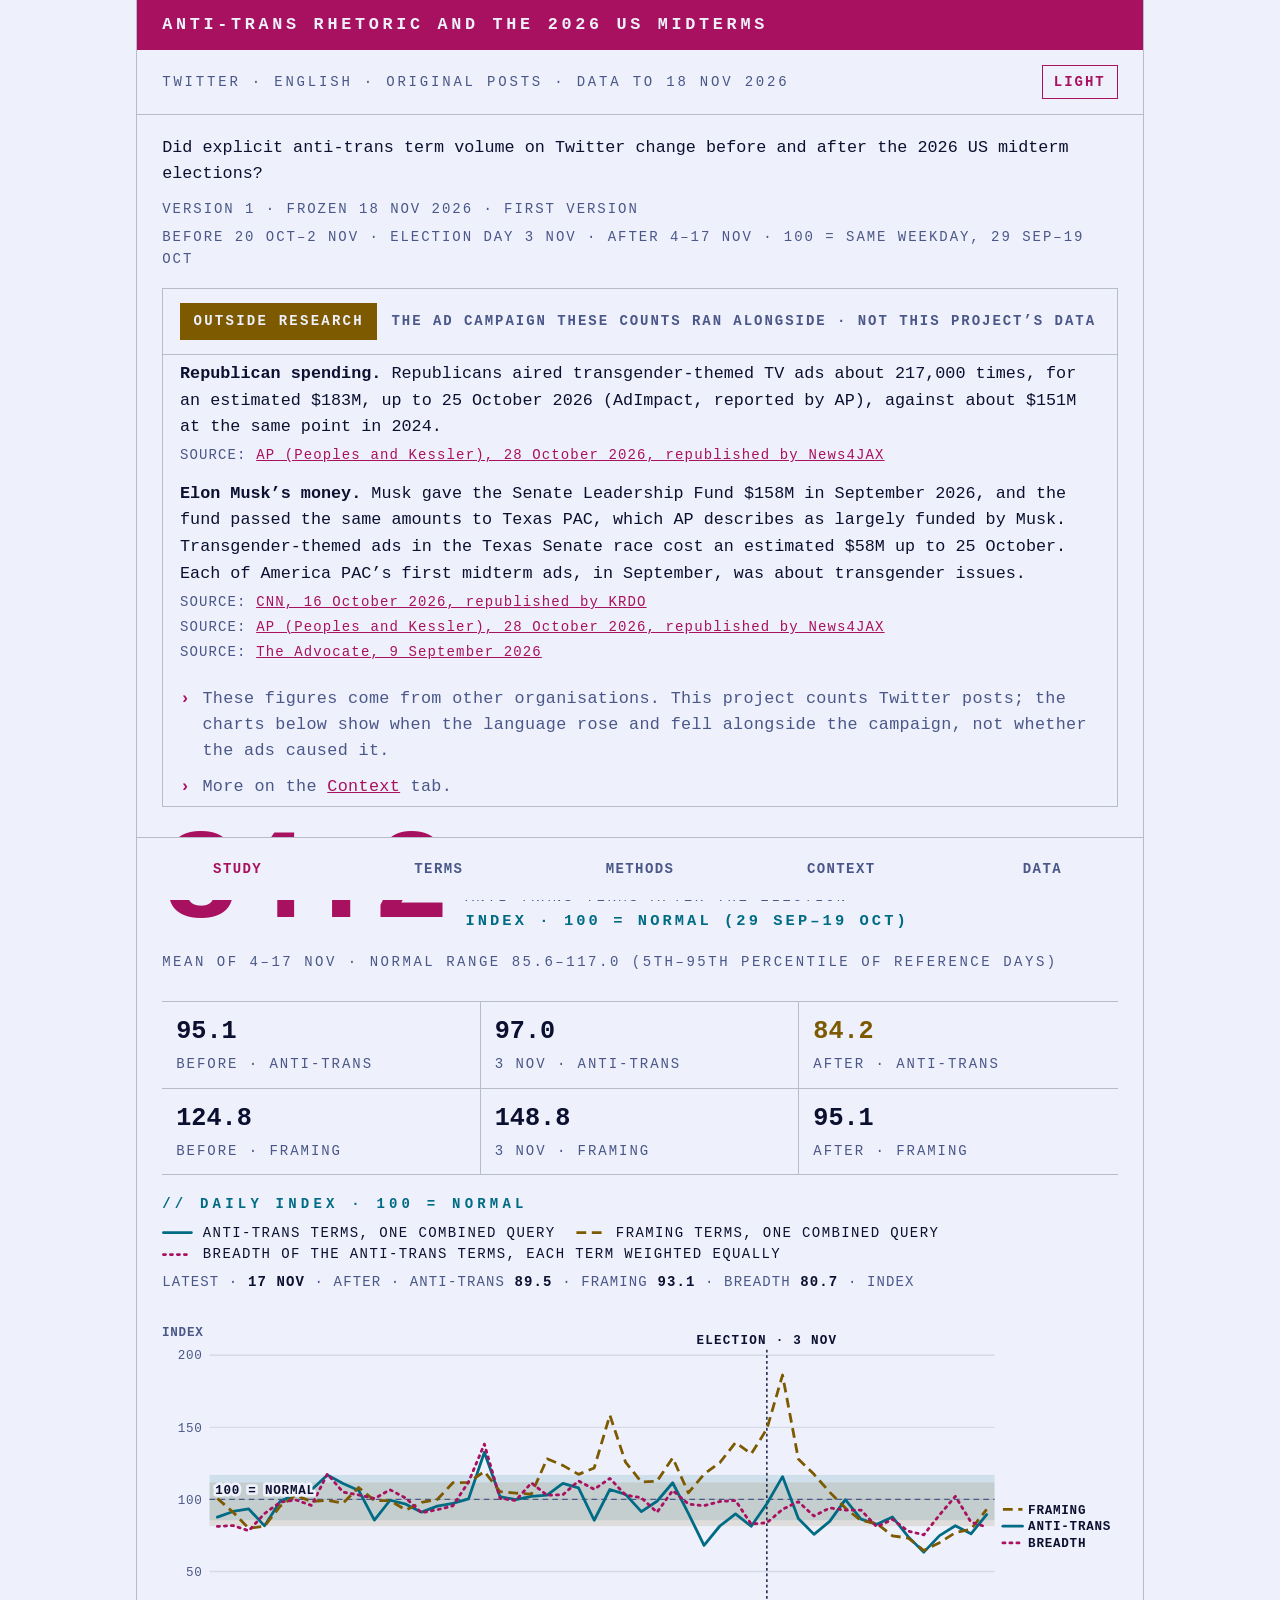
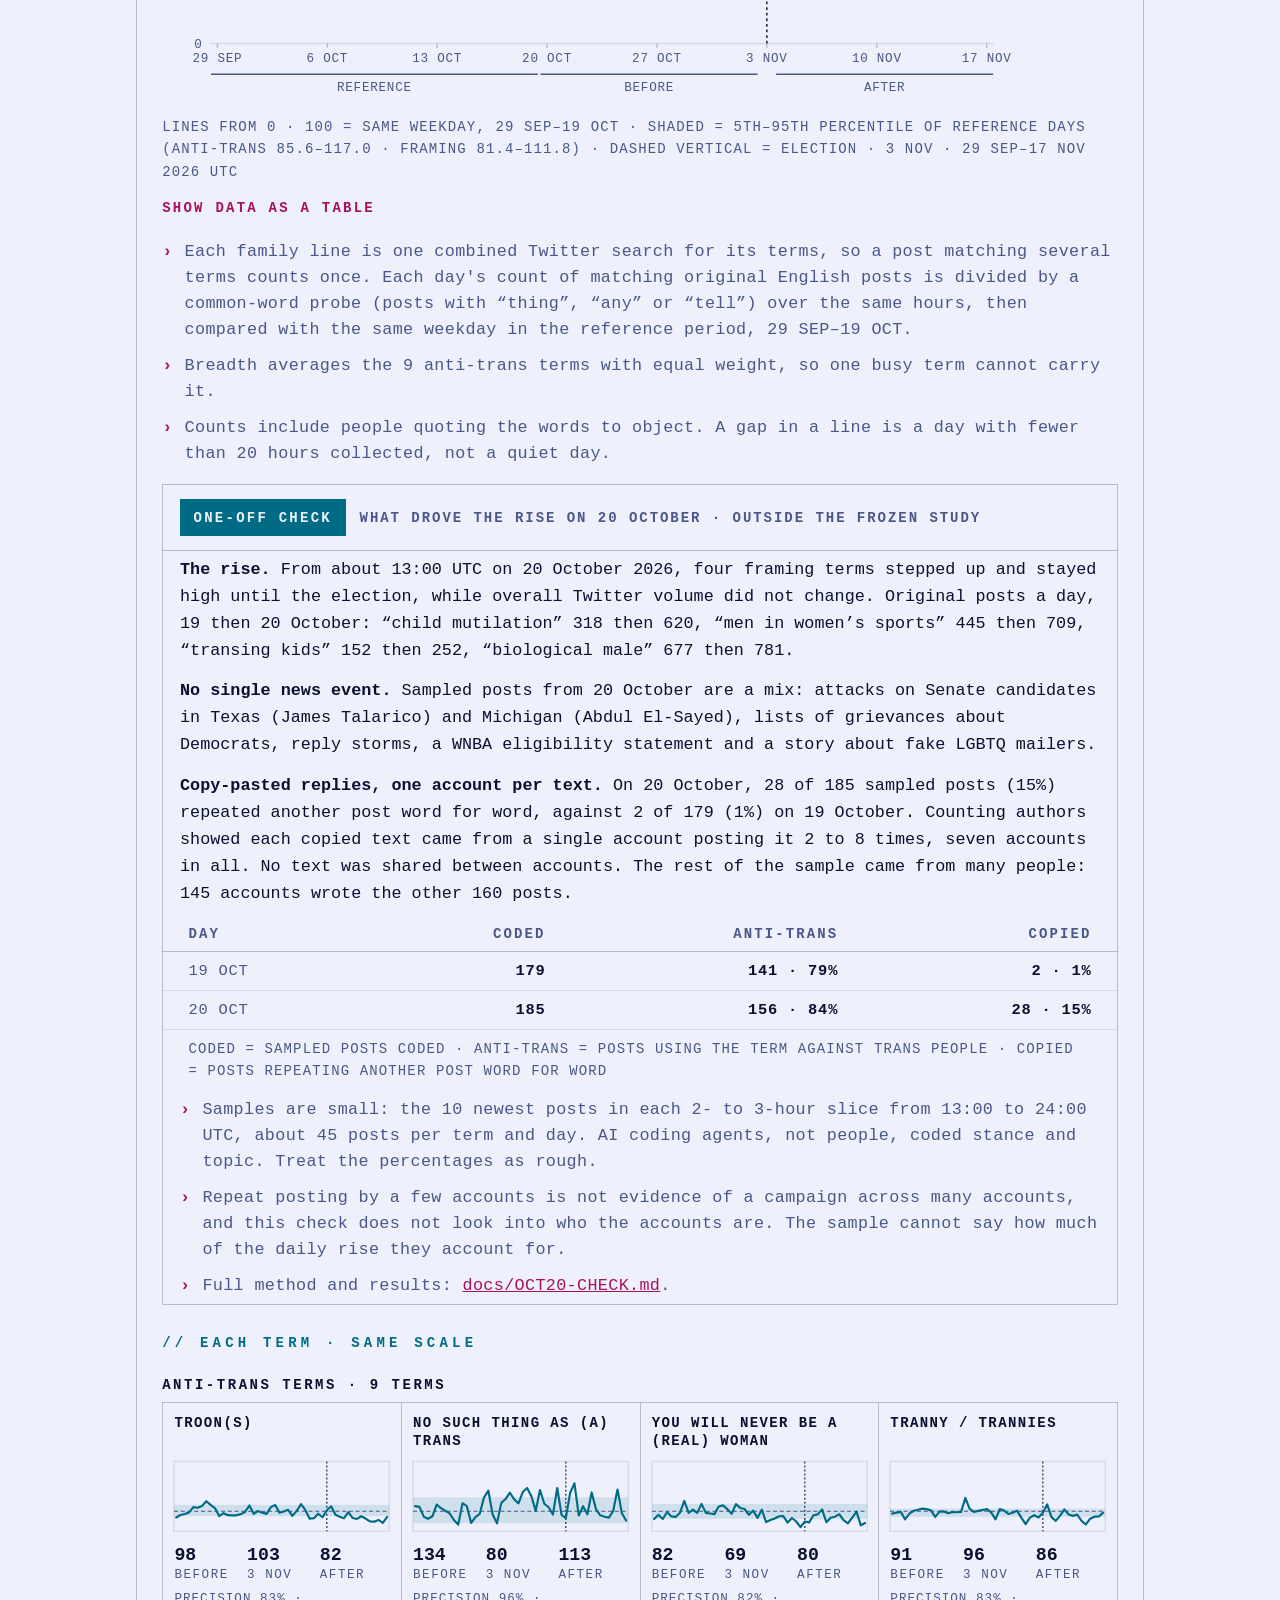
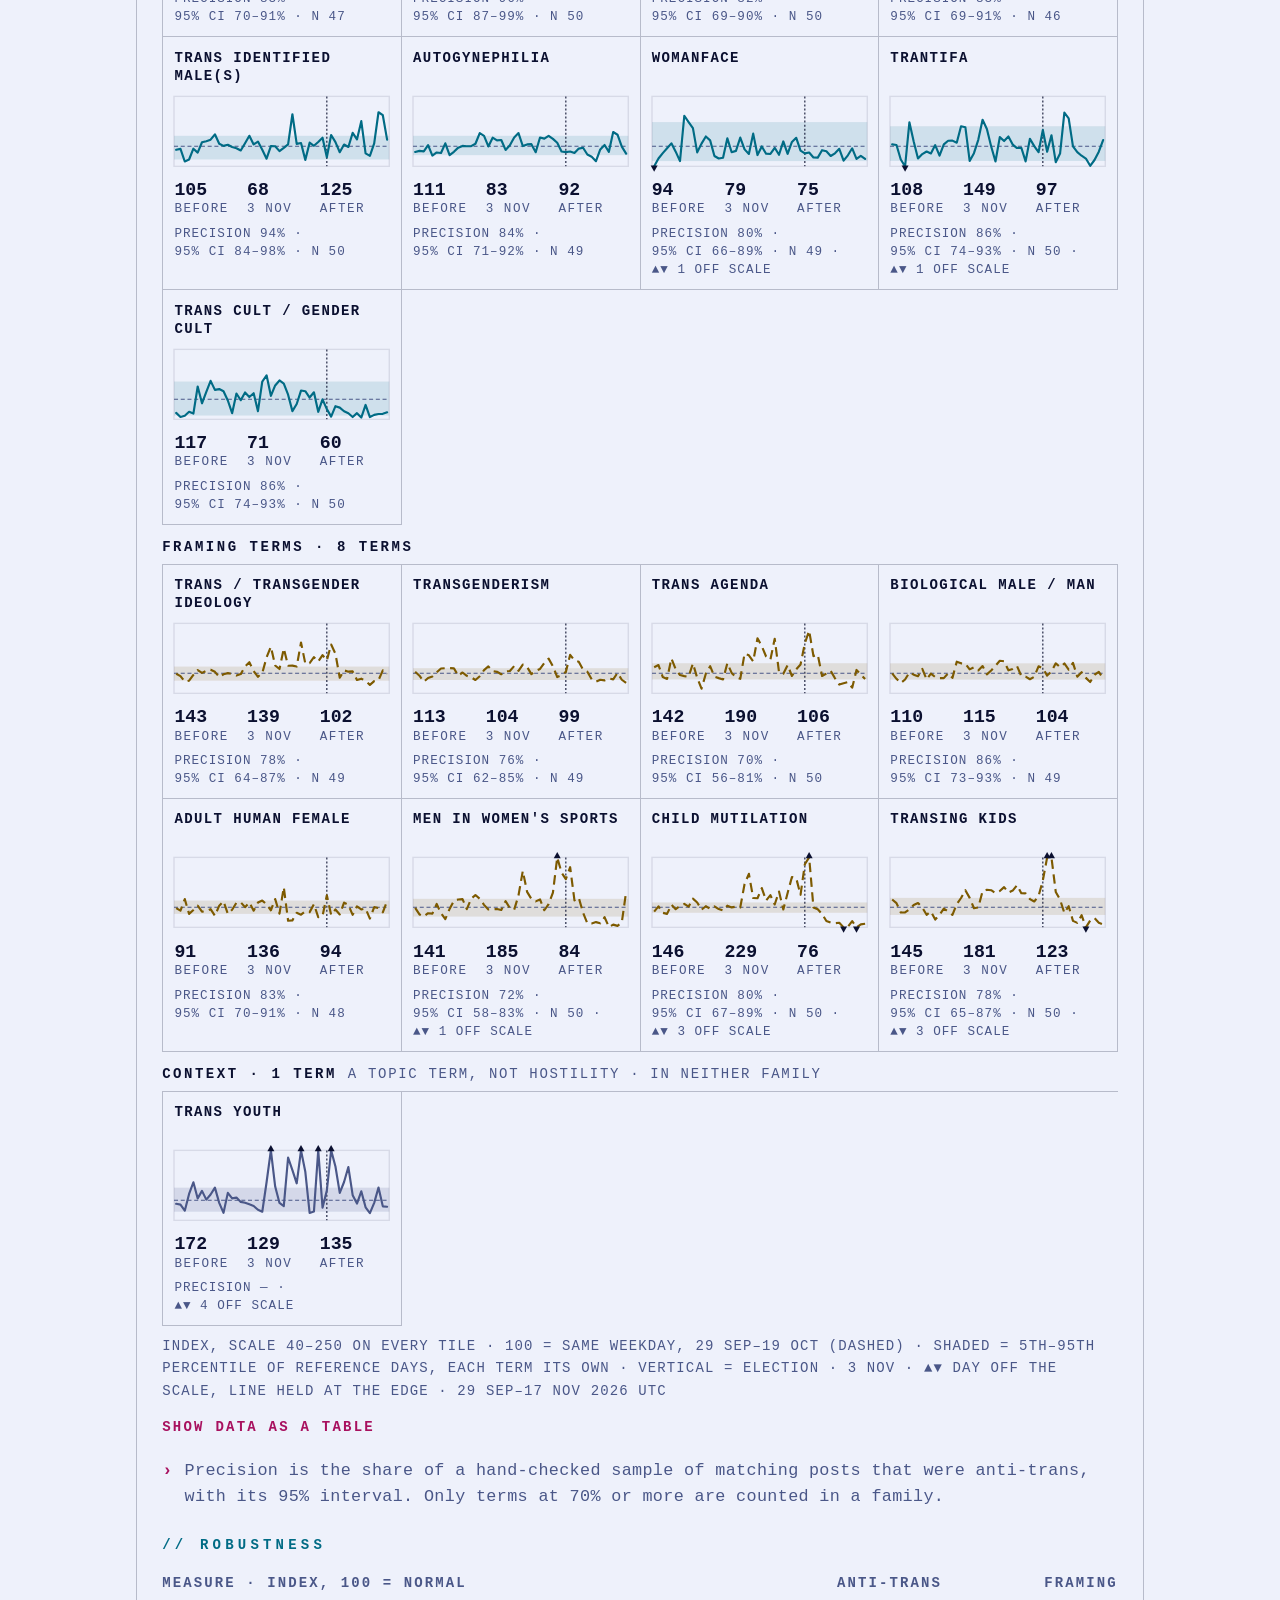
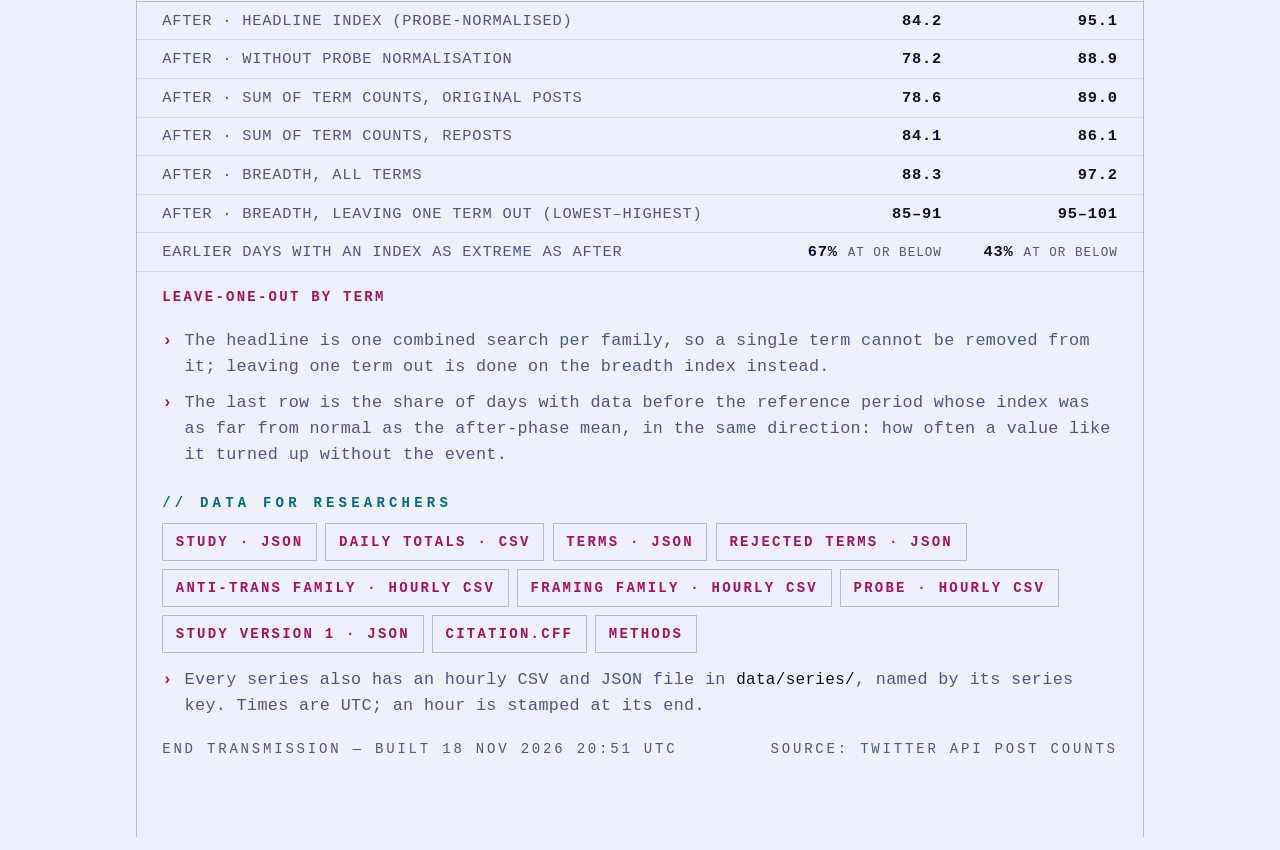
<file: index.html>
<!doctype html>
<html lang="en" data-palette="term-navy" data-mode="dark">
<head>
<meta charset="utf-8">
<script>
  // Light or dark before the first paint: the reader's saved choice, else the system setting.
  (function () {
    var d = document.documentElement, m = null;
    try { m = localStorage.getItem('mode'); } catch (e) { /* storage unavailable */ }
    if (m !== 'light' && m !== 'dark') m = null;
    d.dataset.mode = m || (window.matchMedia && matchMedia('(prefers-color-scheme: light)').matches ? 'light' : 'dark');
  })();
</script>
<link rel="icon" href="data:,">
<meta name="viewport" content="width=device-width, initial-scale=1, viewport-fit=cover">
<title>Anti-trans Rhetoric and the 2026 US Midterms</title>
<meta name="description" content="Explicit anti-trans term volume on Twitter around political events, against its normal level, with the data for download.">
<link rel="stylesheet" href="design/terminal.css">
<link rel="stylesheet" href="app.css">
</head>
<body>
<a class="skip" href="#view">Skip to content</a>
<a class="skip" href="#nav">Skip to sections</a>
<header>
  <div class="band"><h1 id="title" tabindex="-1">ANTI-TRANS RHETORIC AND THE 2026 US MIDTERMS</h1></div>
  <div class="sub"><span id="sub-left">TWITTER · ENGLISH · DATA TO —</span><span class="sub-right"><span id="provisional"></span>
    <button class="toggle" id="mode" type="button" aria-pressed="false">LIGHT</button></span></div>
</header>
<main>
  <section id="boot" class="boot" aria-live="polite">
    <div class="boot-line cmd">❯ monitor --study</div>
    <div class="boot-line" id="boot-step">FETCHING STUDY DATA</div>
  </section>
  <div id="view" tabindex="-1" hidden></div>
</main>
<footer class="end"><span id="end-left">END TRANSMISSION</span><span>SOURCE: TWITTER API POST COUNTS</span></footer>
<nav class="nav" id="nav" tabindex="-1" aria-label="Sections">
  <a href="#study" data-route="study">Study</a><a href="#terms" data-route="terms">Terms</a><a href="#methods" data-route="methods">Methods</a><a href="#context" data-route="context">Context</a><a href="#data" data-route="data">Data</a>
</nav>
<script src="app.js" type="module"></script>
</body>
</html>
</file>
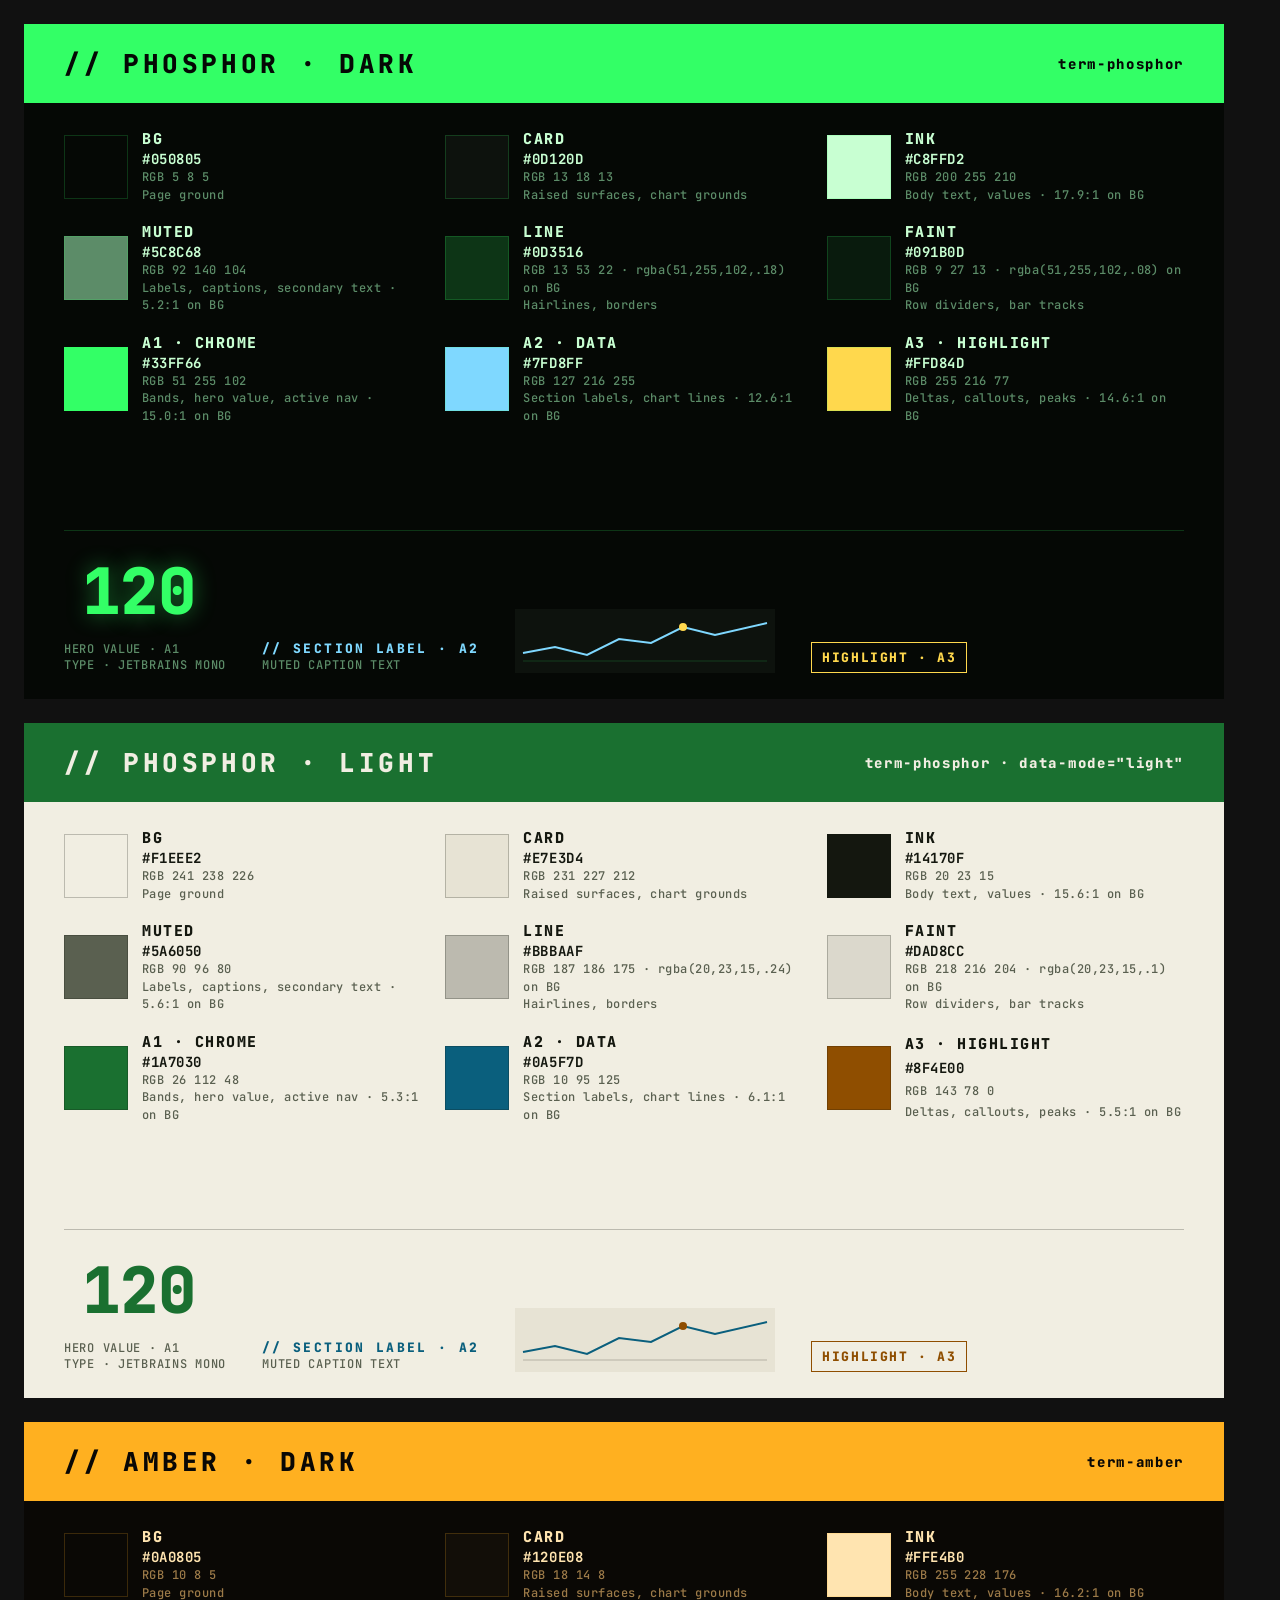
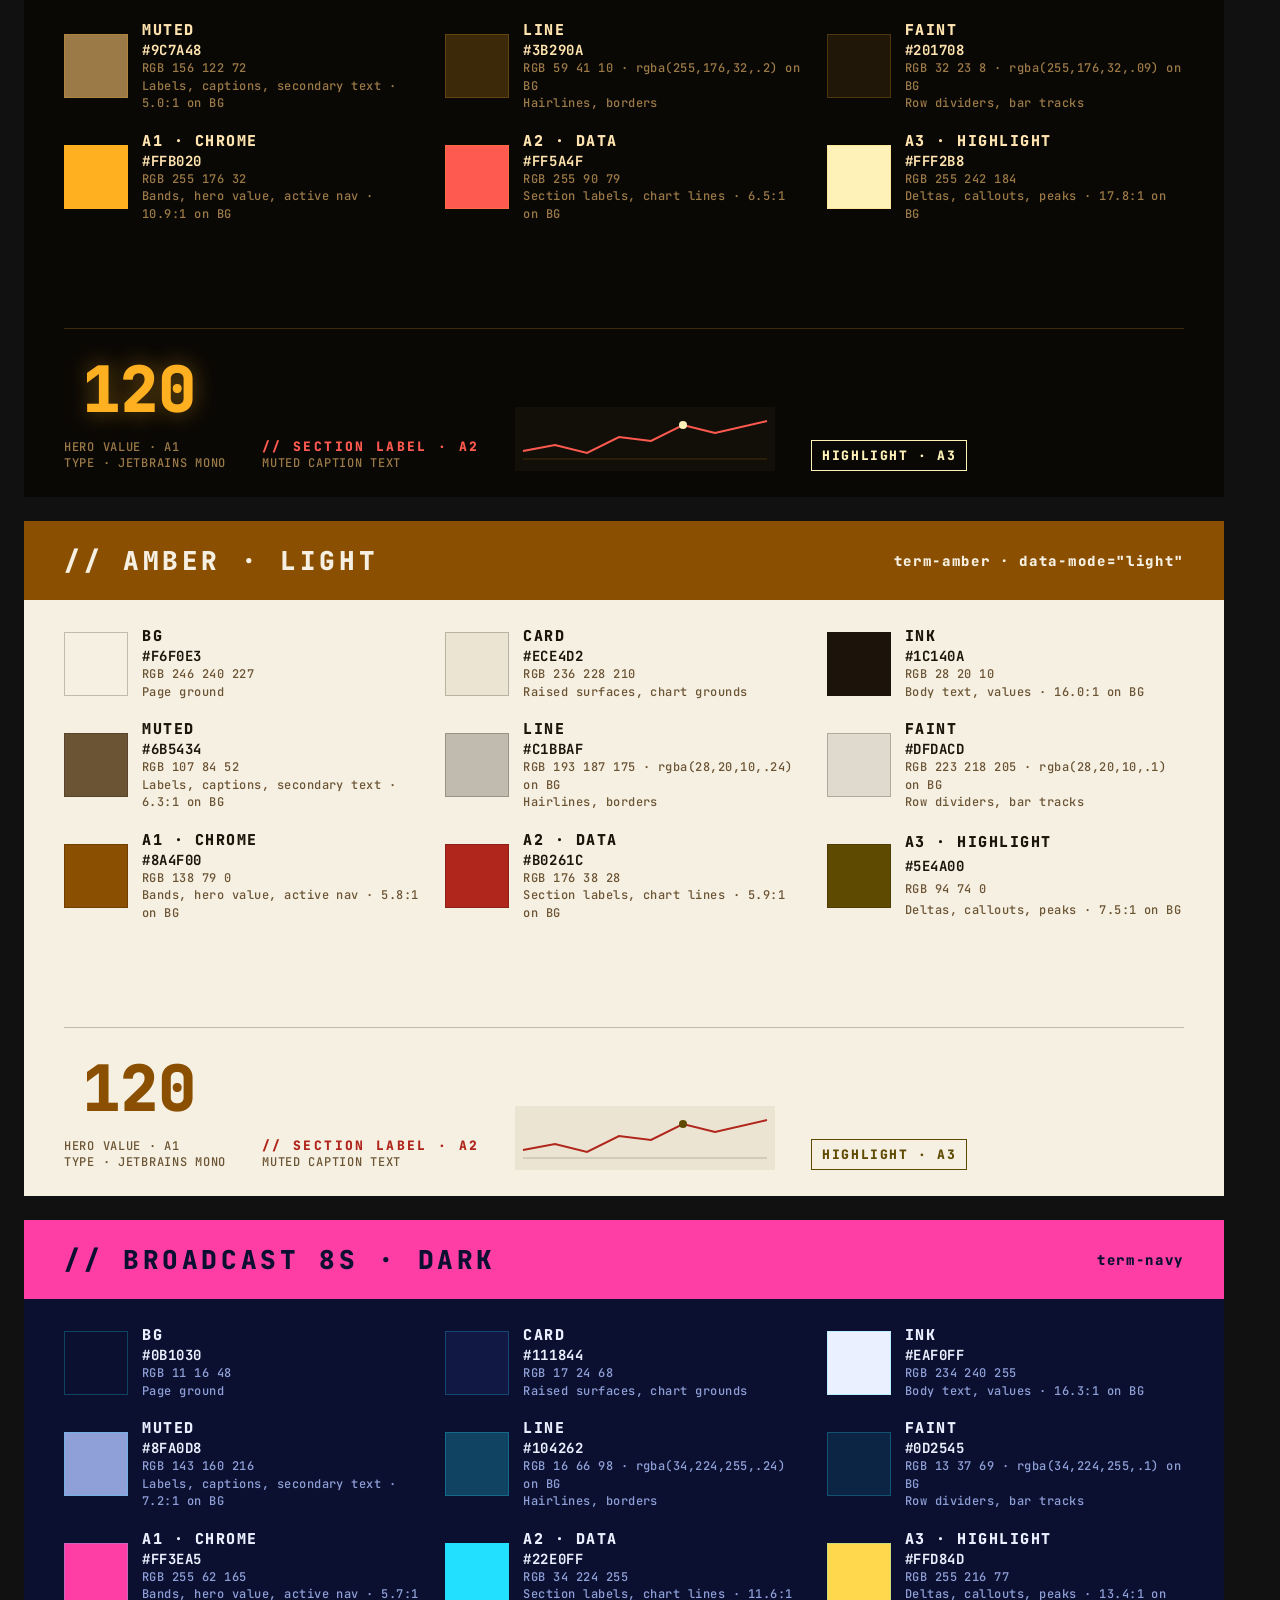
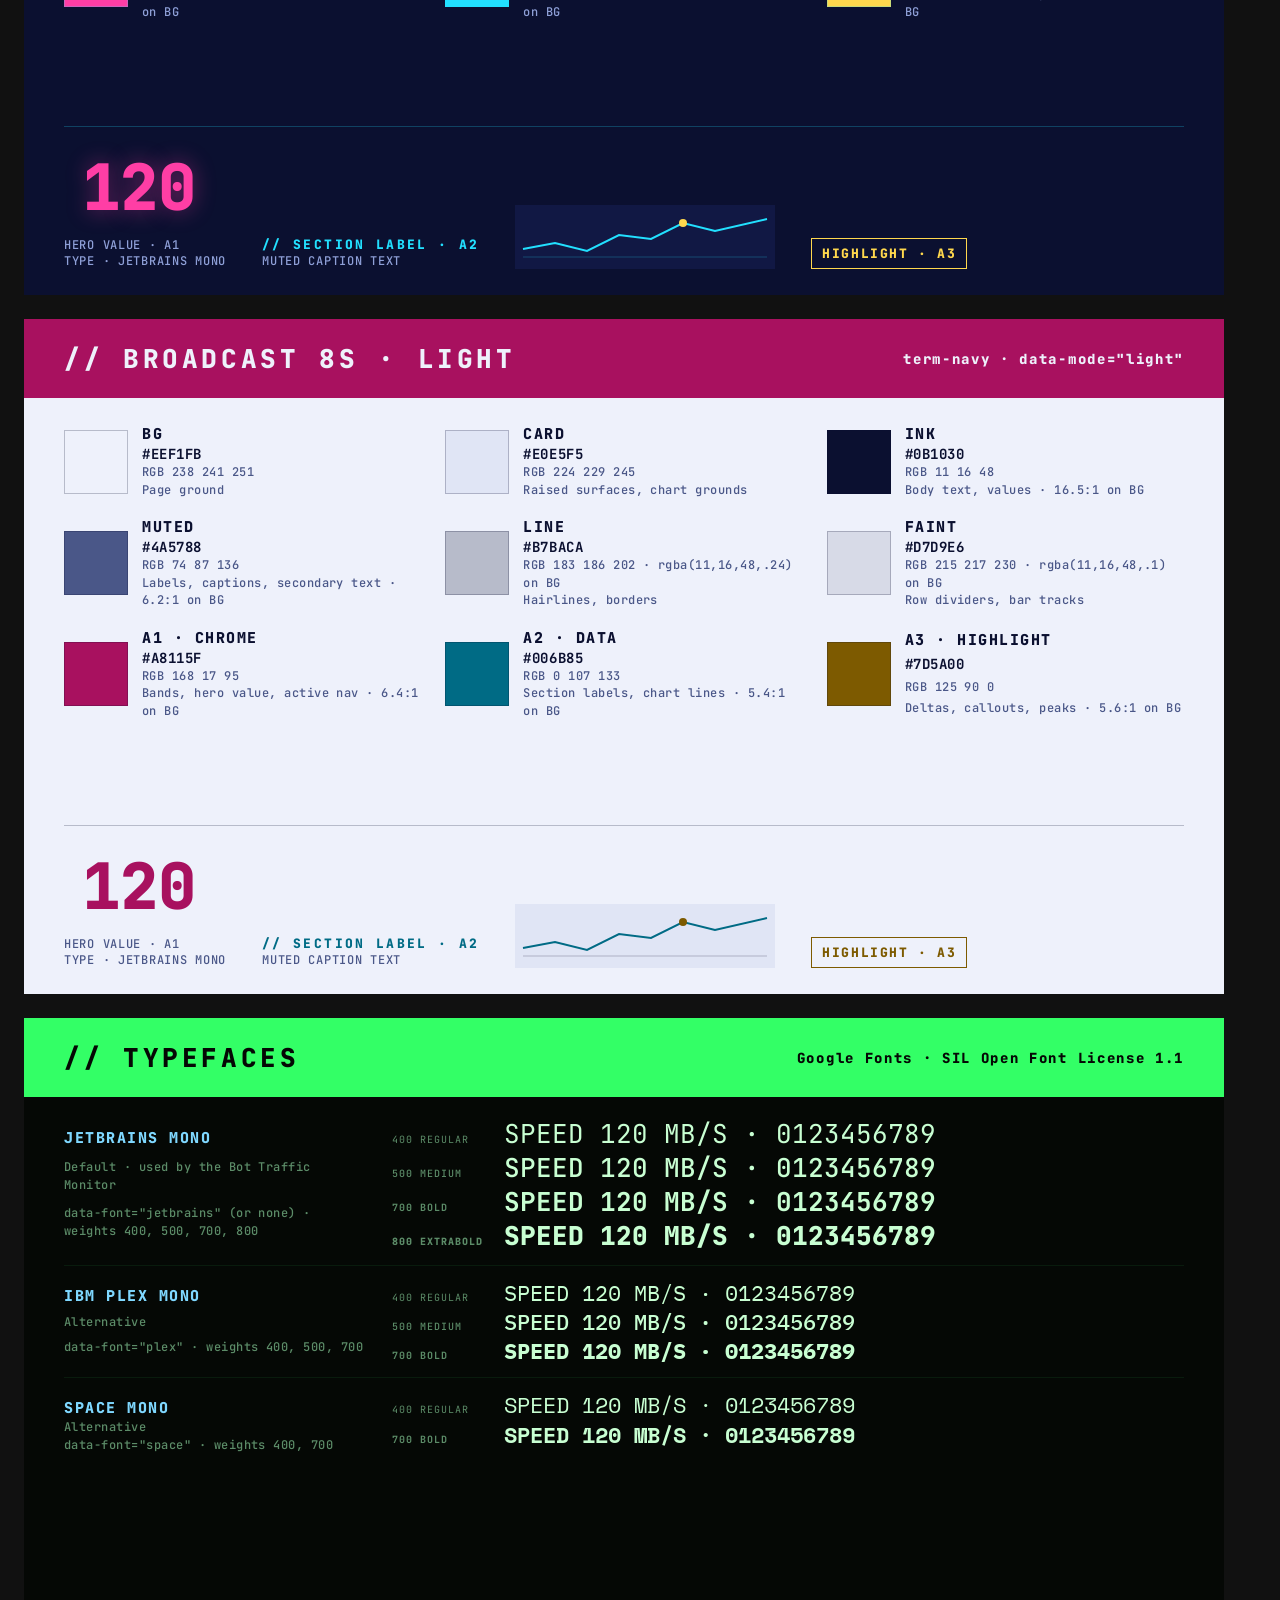
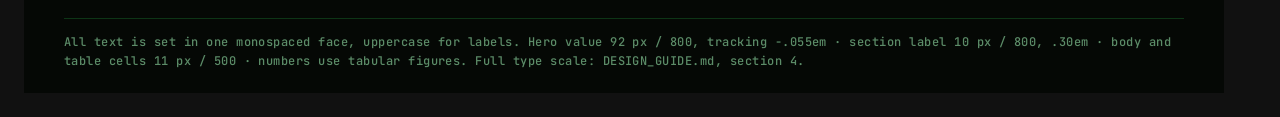
<file: terminal-design-system/palettes.html>
<!doctype html>
<html lang="en" data-palette="term-phosphor">
<head>
<meta charset="utf-8">
<meta name="viewport" content="width=device-width, initial-scale=1">
<title>Terminal palettes</title>
<!-- Palette reference sheets, drawn from terminal.css so they never drift from it.
     ?palette=term-amber&mode=light shows one sheet; ?sheet=type shows the typeface sheet;
     no parameters shows all of them.
     The PNGs in palettes/ are screenshots of this page (see README.md). -->
<link rel="stylesheet" href="https://fonts.googleapis.com/css2?family=JetBrains+Mono:wght@400;500;700;800&family=IBM+Plex+Mono:wght@400;500;700&family=Space+Mono:wght@400;700&display=swap">
<link rel="stylesheet" href="terminal.css">
<style>
  body { margin: 0; background: #111; font-family: var(--font); }
  .sheets { display: flex; flex-wrap: wrap; gap: 24px; padding: 24px; }
  .sheet { width: 1200px; height: 675px; box-sizing: border-box; background: var(--term-bg); color: var(--term-ink); display: flex; flex-direction: column; }
  .sheet-band { background: var(--a1); color: var(--term-bg); padding: 22px 40px; font-size: 26px; font-weight: 800; letter-spacing: .14em; display: flex; justify-content: space-between; }
  .sheet-band small { font-size: 14px; letter-spacing: .12em; align-self: center; }
  .sheet-body { padding: 26px 40px 0; display: grid; grid-template-columns: repeat(3, 1fr); gap: 18px 24px; }
  .sw { display: grid; grid-template-columns: 64px 1fr; gap: 0 14px; align-items: center; }
  .chip-c { width: 64px; height: 64px; border: 1px solid var(--term-line); grid-row: span 4; }
  .sw b { font-size: 15px; font-weight: 800; letter-spacing: .1em; }
  .sw span { font-size: 12px; color: var(--term-muted); letter-spacing: .04em; line-height: 1.45; }
  .sw .hex { color: var(--term-ink); font-size: 14px; font-weight: 700; }
  .sample { margin: auto 40px 0; padding: 18px 0 26px; border-top: 1px solid var(--term-line); display: flex; gap: 36px; align-items: flex-end; }
  .sample .hero { font-size: 64px; font-weight: 800; color: var(--a1); line-height: 1; text-shadow: var(--glow-hero); }
  .sample .lbl { font-size: 13px; letter-spacing: .18em; font-weight: 800; color: var(--a2); }
  .sample .hl { font-size: 13px; letter-spacing: .12em; font-weight: 800; color: var(--a3); border: 1px solid var(--a3); padding: 6px 10px; }
  .sample .mut { font-size: 12px; color: var(--term-muted); letter-spacing: .06em; }
  .sample svg { width: 260px; height: 64px; background: var(--term-card); }
  .type-body { padding: 22px 40px 0; display: flex; flex-direction: column; gap: 14px; }
  .face { display: grid; grid-template-columns: 300px 1fr; gap: 0 28px; align-items: baseline; padding-bottom: 14px; border-bottom: 1px solid var(--term-faint); }
  .face:last-child { border-bottom: 0; }
  .face b { font-family: var(--font); font-size: 15px; font-weight: 800; letter-spacing: .1em; color: var(--a2); }
  .face .meta { grid-column: 1; font-family: var(--font); font-size: 12px; color: var(--term-muted); letter-spacing: .04em; line-height: 1.5; }
  .face .spec { grid-column: 2; grid-row: 1 / span 3; display: flex; flex-direction: column; gap: 4px; color: var(--term-ink); }
  .face .spec span { display: grid; grid-template-columns: 112px 1fr; align-items: baseline; font-size: 22px; line-height: 1.15; }
  .face .spec small { font-family: 'JetBrains Mono', monospace; font-size: 10px; color: var(--term-muted); letter-spacing: .1em; margin-right: 10px; }
  .face.main .spec span { font-size: 26px; }
  .type-note { margin: auto 40px 0; padding: 14px 0 22px; border-top: 1px solid var(--term-line); font-size: 12px; color: var(--term-muted); letter-spacing: .04em; line-height: 1.6; }
</style>
</head>
<body>
<div class="sheets" id="sheets"></div>
<script>
  const PALETTES = { 'term-phosphor': 'PHOSPHOR', 'term-amber': 'AMBER', 'term-navy': 'BROADCAST 8S' };
  const TOKENS = [
    ['--term-bg', 'BG', 'Page ground'], ['--term-card', 'CARD', 'Raised surfaces, chart grounds'], ['--term-ink', 'INK', 'Body text, values'],
    ['--term-muted', 'MUTED', 'Labels, captions, secondary text'], ['--term-line', 'LINE', 'Hairlines, borders'], ['--term-faint', 'FAINT', 'Row dividers, bar tracks'],
    ['--a1', 'A1 · CHROME', 'Bands, hero value, active nav'], ['--a2', 'A2 · DATA', 'Section labels, chart lines'], ['--a3', 'A3 · HIGHLIGHT', 'Deltas, callouts, peaks'],
  ];
  const TEXT = new Set(['--term-ink', '--term-muted', '--a1', '--a2', '--a3']);

  // Resolve any CSS colour (hex or rgba) to RGBA numbers via a canvas.
  const ctx = document.createElement('canvas').getContext('2d');
  const rgba = (c) => {
    ctx.clearRect(0, 0, 1, 1); ctx.fillStyle = '#000'; ctx.fillStyle = c; ctx.fillRect(0, 0, 1, 1);
    const [r, g, b, a] = ctx.getImageData(0, 0, 1, 1).data; return [r, g, b, a / 255];
  };
  const over = ([r, g, b, a], [R, G, B]) => [r * a + R * (1 - a), g * a + G * (1 - a), b * a + B * (1 - a)].map(Math.round);
  const hex = (c) => '#' + c.slice(0, 3).map((v) => v.toString(16).padStart(2, '0')).join('');
  const lum = (c) => { const f = (v) => { v /= 255; return v <= 0.03928 ? v / 12.92 : ((v + 0.055) / 1.055) ** 2.4; }; return 0.2126 * f(c[0]) + 0.7152 * f(c[1]) + 0.0722 * f(c[2]); };
  const contrast = (a, b) => { const [x, y] = [lum(a), lum(b)].sort((m, n) => n - m); return (x + 0.05) / (y + 0.05); };

  function sheet(palette, mode) {
    // Each sheet reads the tokens with its own palette and mode set on <html>.
    const root = document.documentElement;
    root.dataset.palette = palette;
    if (mode === 'light') root.dataset.mode = 'light'; else delete root.dataset.mode;
    const cs = getComputedStyle(root);
    const val = (t) => cs.getPropertyValue(t).trim();
    const bg = rgba(val('--term-bg'));
    const vars = TOKENS.map(([t]) => `${t}:${val(t)}`).concat(['--glow-hero', '--font'].map((t) => `${t}:${val(t)}`)).join(';');
    const swatches = TOKENS.map(([t, name, role]) => {
      const raw = val(t), c = rgba(raw), solid = over(c, bg);
      const translucent = c[3] < 1;
      const lines = [
        `<span class="hex">${hex(solid).toUpperCase()}</span>`,
        `<span>RGB ${solid.join(' ')}${translucent ? ` · ${raw.replace(/\s/g, '')} on BG` : ''}</span>`,
        `<span>${role}${TEXT.has(t) ? ` · ${contrast(solid, bg).toFixed(1)}:1 on BG` : ''}</span>`,
      ];
      return `<div class="sw"><div class="chip-c" style="background:${raw}"></div><b>${name}</b>${lines.join('')}</div>`;
    }).join('');
    return `<section class="sheet" style="${vars}" data-sheet="${palette}-${mode}">
      <div class="sheet-band">// ${PALETTES[palette]} · ${mode.toUpperCase()}<small>${palette}${mode === 'light' ? ' · data-mode="light"' : ''}</small></div>
      <div class="sheet-body">${swatches}</div>
      <div class="sample">
        <div><div class="hero">120</div><div class="mut">HERO VALUE · A1</div><div class="mut">TYPE · JETBRAINS MONO</div></div>
        <div><div class="lbl">// SECTION LABEL · A2</div><div class="mut">MUTED CAPTION TEXT</div></div>
        <svg viewBox="0 0 260 64" aria-hidden="true"><path d="M8 44 L40 38 L72 46 L104 30 L136 34 L168 18 L200 26 L252 14" fill="none" stroke="var(--a2)" stroke-width="2"/>
          <line x1="8" x2="252" y1="52" y2="52" stroke="var(--term-line)"/><circle cx="168" cy="18" r="4" fill="var(--a3)"/></svg>
        <div class="hl">HIGHLIGHT · A3</div>
      </div></section>`;
  }

  // The three typefaces terminal.css offers (data-font), drawn on the phosphor palette.
  const FACES = [
    ['jetbrains', 'JetBrains Mono', 'Default · used by the Bot Traffic Monitor', [400, 500, 700, 800]],
    ['plex', 'IBM Plex Mono', 'Alternative', [400, 500, 700]],
    ['space', 'Space Mono', 'Alternative', [400, 700]],
  ];
  const WEIGHT = { 400: 'REGULAR', 500: 'MEDIUM', 700: 'BOLD', 800: 'EXTRABOLD' };
  function typeSheet() {
    const faces = FACES.map(([attr, name, role, weights], i) => {
      const stack = `'${name}', ui-monospace, Menlo, monospace`;
      const spec = weights.map((w) => `<span style="font-family:${stack};font-weight:${w}">`
        + `<small>${w} ${WEIGHT[w]}</small>SPEED 120 MB/S · 0123456789</span>`).join('');
      return `<div class="face${i === 0 ? ' main' : ''}"><b>${name.toUpperCase()}</b>`
        + `<div class="meta">${role}</div><div class="meta">data-font="${attr}"${i === 0 ? ' (or none)' : ''} · weights ${weights.join(', ')}</div>`
        + `<div class="spec">${spec}</div></div>`;
    }).join('');
    return `<section class="sheet" data-sheet="type">
      <div class="sheet-band">// TYPEFACES<small>Google Fonts · SIL Open Font License 1.1</small></div>
      <div class="type-body">${faces}</div>
      <div class="type-note">All text is set in one monospaced face, uppercase for labels. Hero value 92 px / 800, tracking −.055em ·
        section label 10 px / 800, .30em · body and table cells 11 px / 500 · numbers use tabular figures.
        Full type scale: DESIGN_GUIDE.md, section 4.</div></section>`;
  }

  // Only known palettes and modes are drawn: the values go into markup, so anything else
  // in the address is ignored rather than rendered.
  const q = new URLSearchParams(location.search);
  const pick = q.get('palette'), mode = q.get('mode') === 'light' ? 'light' : 'dark';
  const onlyType = q.get('sheet') === 'type';
  const want = onlyType ? [] : Object.hasOwn(PALETTES, pick) ? [[pick, mode]]
    : Object.keys(PALETTES).flatMap((p) => [[p, 'dark'], [p, 'light']]);
  const withType = onlyType || !Object.hasOwn(PALETTES, pick);
  document.getElementById('sheets').innerHTML = want.map(([p, m]) => sheet(p, m)).join('') + (withType ? typeSheet() : '');
  // The page itself goes back to neutral; each sheet carries its own tokens inline.
  document.documentElement.dataset.palette = 'term-phosphor'; delete document.documentElement.dataset.mode;
</script>
</body>
</html>
</file>
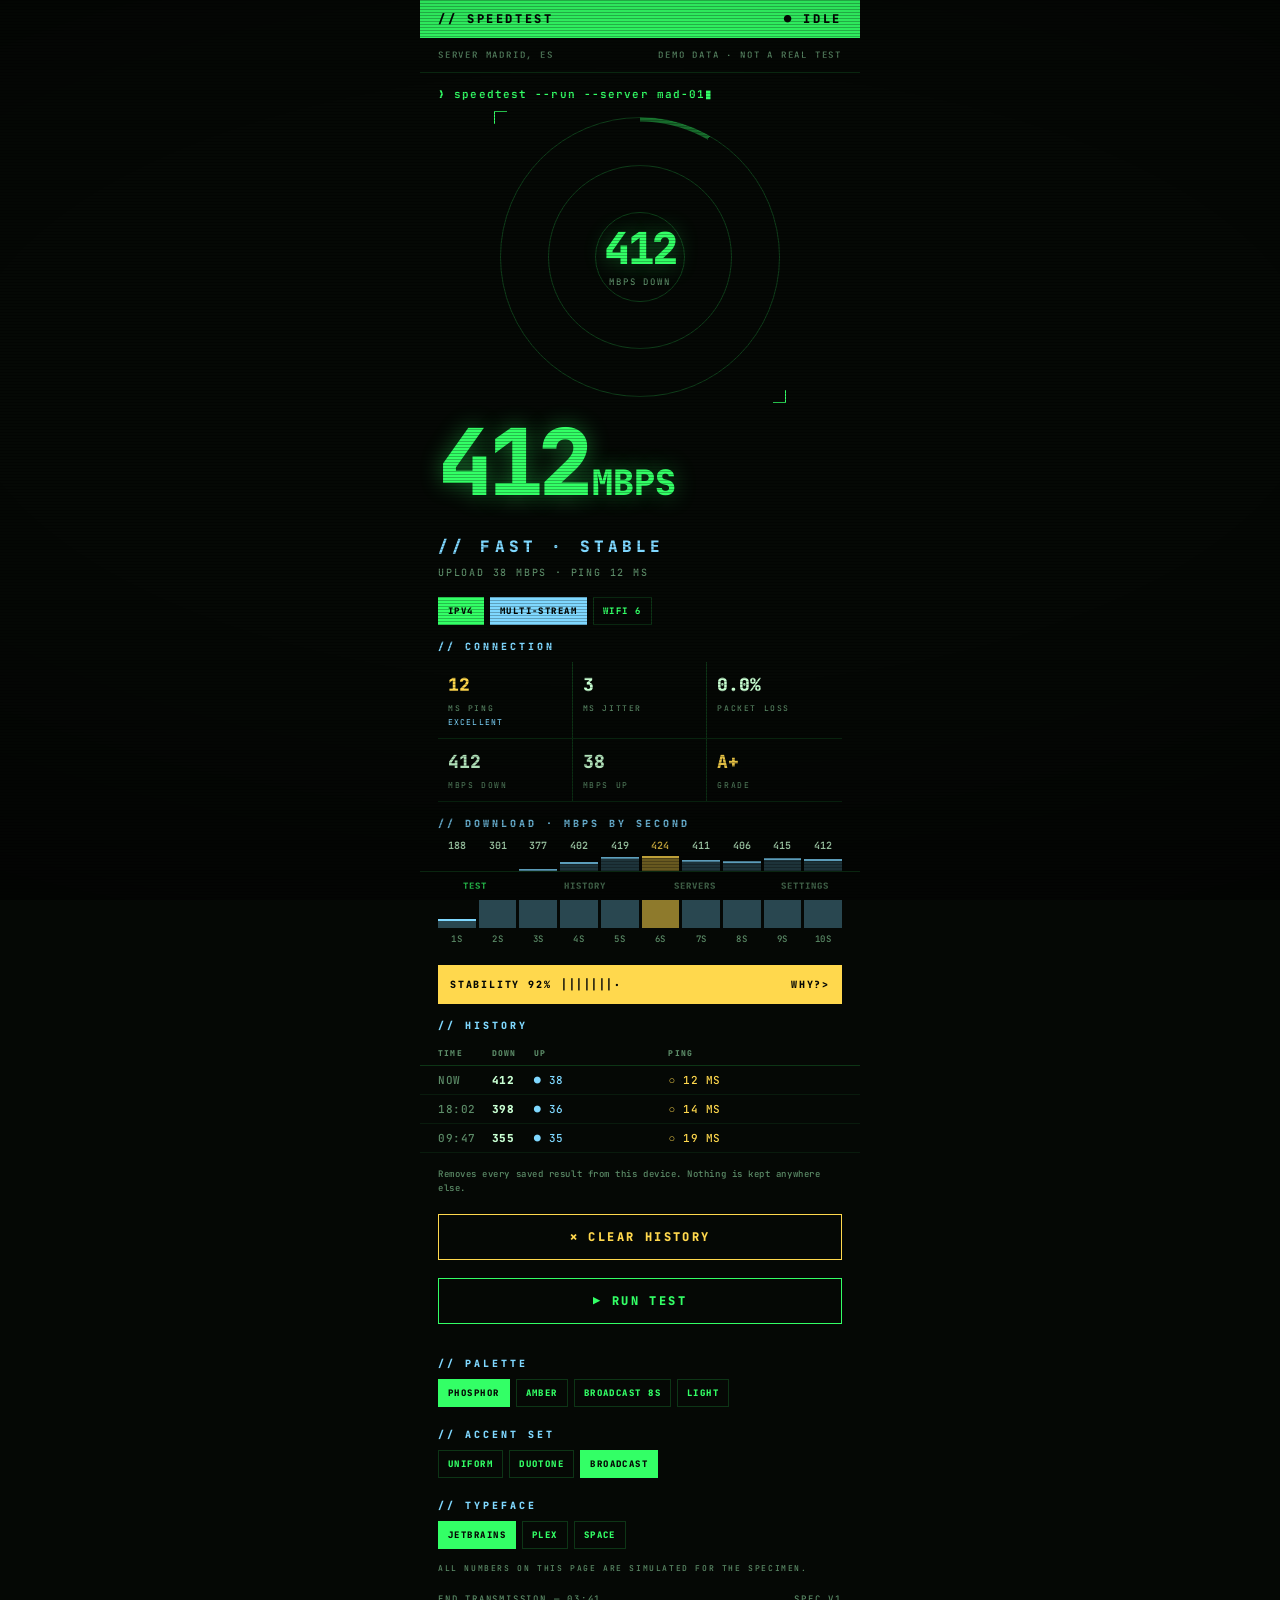
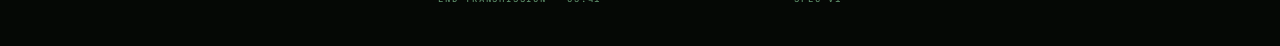
<file: terminal-design-system/specimen.html>
<!doctype html>
<html lang="en" data-palette="term-phosphor">
<head>
<meta charset="utf-8">
<meta name="viewport" content="width=device-width, initial-scale=1, viewport-fit=cover">
<title>Terminal Speed Test — Specimen</title>
<link rel="stylesheet" href="https://fonts.googleapis.com/css2?family=JetBrains+Mono:wght@400;500;700;800&family=IBM+Plex+Mono:wght@400;500;700&family=Space+Mono:wght@400;700&display=swap">
<link rel="stylesheet" href="terminal.css">
<style>
  /* Specimen-only layout: a phone-width column and the axis switchers. */
  body { max-width: 440px; margin: 0 auto; min-height: 100vh; display: flex; flex-direction: column; }
  main { flex: 1; }
  .switch { display: flex; flex-wrap: wrap; gap: 6px; padding: 0 var(--gutter) 6px; }
  .switch button.chip:not([aria-pressed="true"]) { background: transparent; color: var(--a1); border-color: var(--term-line); }
  .demo-note { padding: 0 var(--gutter); color: var(--term-muted); font-size: 8px; letter-spacing: .2em; }
  .scope-readout { color: var(--a1); font-size: 44px; font-weight: 800; letter-spacing: -.04em; text-shadow: var(--glow-hero); line-height: 1; }
  .scope-unit { color: var(--term-muted); font-size: 9px; letter-spacing: .2em; margin-top: 6px; }
  [hidden] { display: none !important; }
</style>
</head>
<body>
<main>
  <div class="band"><span>// SPEEDTEST</span><span id="state">● IDLE</span></div>
  <div class="sub"><span>SERVER MADRID, ES</span><span>DEMO DATA · NOT A REAL TEST</span></div>
  <div class="prompt">speedtest --run --server mad-01</div>

  <section id="boot" class="boot" hidden aria-live="polite">
    <div class="boot-line cmd">❯ speedtest --run</div>
    <div id="boot-lines"></div>
    <div class="boot-bar"><div class="boot-fill" id="boot-fill"></div></div>
    <div class="boot-pct" id="boot-pct">0% — CONNECTING</div>
  </section>

  <section id="result">
    <div class="scope brk" aria-label="Live throughput">
      <div class="scope-ring"></div><div class="scope-ring"></div><div class="scope-ring"></div>
      <div class="scope-sweep"></div>
      <div class="scope-center"><div><div class="scope-readout" id="live">412</div><div class="scope-unit">MBPS DOWN</div></div></div>
    </div>

    <div class="hero">
      <div class="hero-value">412<span class="hero-unit">MBPS</span></div>
      <div class="hero-status">FAST · STABLE</div>
      <div class="hero-meta">UPLOAD 38 MBPS · PING 12 MS</div>
    </div>

    <div class="chips">
      <span class="chip">IPV4</span><span class="chip two">MULTI-STREAM</span><span class="chip ghost">WIFI 6</span>
    </div>

    <div class="sect">Connection</div>
    <div class="tiles">
      <div class="tile"><div class="tile-value hl">12</div><div class="tile-label">MS PING</div><div class="tile-sub">EXCELLENT</div></div>
      <div class="tile"><div class="tile-value">3</div><div class="tile-label">MS JITTER</div></div>
      <div class="tile"><div class="tile-value">0.0%</div><div class="tile-label">PACKET LOSS</div></div>
      <div class="tile"><div class="tile-value">412</div><div class="tile-label">MBPS DOWN</div></div>
      <div class="tile"><div class="tile-value">38</div><div class="tile-label">MBPS UP</div></div>
      <div class="tile"><div class="tile-value hl">A+</div><div class="tile-label">GRADE</div></div>
    </div>

    <div class="sect">Download · Mbps by second</div>
    <div class="bars" id="bars"></div>

    <div class="qband">
      <span class="qband-label">STABILITY 92%</span>
      <span class="qband-ticks">|||||||·</span>
      <button class="qband-action">WHY?&gt;</button>
    </div>

    <div class="sect">History</div>
    <table class="table">
      <thead><tr><th>TIME</th><th>DOWN</th><th>UP</th><th>PING</th></tr></thead>
      <tbody>
        <tr><td class="t-key">NOW</td><td class="t-value">412</td><td class="t-data">38</td><td class="t-delta">12 MS</td></tr>
        <tr><td class="t-key">18:02</td><td class="t-value">398</td><td class="t-data">36</td><td class="t-delta">14 MS</td></tr>
        <tr><td class="t-key">09:47</td><td class="t-value">355</td><td class="t-data">35</td><td class="t-delta">19 MS</td></tr>
      </tbody>
    </table>

    <!-- Destructive action: the first tap only asks, in place. -->
    <p class="action-explain">Removes every saved result from this device. Nothing is kept anywhere else.</p>
    <div id="clear-ask"><button class="action danger" id="clear">✕ CLEAR HISTORY</button></div>
    <div id="clear-confirm" hidden>
      <p class="action-confirm" aria-live="polite">CLEAR ALL RESULTS? THIS CAN'T BE UNDONE.</p>
      <div class="action-pair">
        <button class="action cancel" id="clear-cancel">✕ CANCEL</button>
        <button class="action danger fill" id="clear-ok">■ CLEAR</button>
      </div>
    </div>
  </section>

  <button class="action" id="run">▶ RUN TEST</button>

  <div class="sect">Palette</div>
  <div class="switch" data-axis="palette">
    <button class="chip" data-v="term-phosphor" aria-pressed="true">PHOSPHOR</button>
    <button class="chip" data-v="term-amber">AMBER</button>
    <button class="chip" data-v="term-navy">BROADCAST 8S</button>
    <button class="chip" data-v="term-light">LIGHT</button>
  </div>
  <div class="sect">Accent set</div>
  <div class="switch" data-axis="accents">
    <button class="chip" data-v="uniform">UNIFORM</button>
    <button class="chip" data-v="duotone">DUOTONE</button>
    <button class="chip" data-v="broadcast" aria-pressed="true">BROADCAST</button>
  </div>
  <div class="sect">Typeface</div>
  <div class="switch" data-axis="font">
    <button class="chip" data-v="jetbrains" aria-pressed="true">JETBRAINS</button>
    <button class="chip" data-v="plex">PLEX</button>
    <button class="chip" data-v="space">SPACE</button>
  </div>
  <p class="demo-note">ALL NUMBERS ON THIS PAGE ARE SIMULATED FOR THE SPECIMEN.</p>

  <div class="end"><span>END TRANSMISSION — <span id="clock">--:--</span></span><span>SPEC V1</span></div>
</main>

<nav class="nav">
  <a href="#" aria-current="page">Test</a><a href="#">History</a><a href="#">Servers</a><a href="#">Settings</a>
</nav>
<div class="crt" aria-hidden="true"></div>

<script>
// Destructive action demo: ask in place, then put the button back.
(() => {
  const ask = document.getElementById('clear-ask');
  const confirm = document.getElementById('clear-confirm');
  const toggle = (asking) => { ask.hidden = asking; confirm.hidden = !asking; };
  document.getElementById('clear').addEventListener('click', () => toggle(true));
  document.getElementById('clear-cancel').addEventListener('click', () => toggle(false));
  document.getElementById('clear-ok').addEventListener('click', () => toggle(false));
})();

  const $ = (id) => document.getElementById(id);
  const pad = (n) => String(n).padStart(2, '0');
  const now = new Date();
  $('clock').textContent = `${pad(now.getHours())}:${pad(now.getMinutes())}`;

  function renderBars(values) {
    const lo = Math.min(...values), hi = Math.max(...values), span = hi - lo || 1;
    const peak = values.indexOf(hi);
    $('bars').innerHTML = values.map((v, i) => {
      const pct = 12 + ((v - lo) / span) * 88;
      return `<div class="bar${i === peak ? ' peak' : ''}">
        <div class="bar-value">${v}</div>
        <div class="bar-track"><div class="bar-fill" style="--pct:${pct}%"></div></div>
        <div class="bar-label">${i + 1}S</div></div>`;
    }).join('');
  }
  renderBars([188, 301, 377, 402, 419, 424, 411, 406, 415, 412]);

  // Axis switchers — the same three attributes the app persists.
  document.querySelectorAll('.switch').forEach((group) => {
    group.addEventListener('click', (e) => {
      const btn = e.target.closest('button');
      if (!btn) return;
      const axis = group.dataset.axis;
      if (axis === 'accents' && btn.dataset.v === 'broadcast') document.documentElement.removeAttribute('data-accents');
      else document.documentElement.setAttribute(`data-${axis}`, btn.dataset.v);
      group.querySelectorAll('button').forEach((b) => b.setAttribute('aria-pressed', String(b === btn)));
    });
  });

  // Simulated run: boot lines reveal one by one, then the result swaps in.
  const steps = ['resolving server', 'measuring latency', 'download · 10 s', 'upload · 10 s'];
  const reduced = matchMedia('(prefers-reduced-motion: reduce)').matches;
  $('run').addEventListener('click', () => {
    $('result').hidden = true; $('boot').hidden = false; $('run').disabled = true;
    $('state').textContent = '● TESTING';
    $('boot-lines').innerHTML = '';
    let i = 0;
    const tick = () => {
      if (i > 0) $('boot-lines').lastElementChild.insertAdjacentHTML('beforeend', ' <span class="ok">[ OK ]</span>');
      if (i < steps.length) {
        $('boot-lines').insertAdjacentHTML('beforeend', `<div class="boot-line">${steps[i]}</div>`);
        const pct = Math.round(((i + 1) / steps.length) * 100);
        $('boot-fill').style.setProperty('--pct', pct + '%');
        $('boot-pct').textContent = `${pct}% — ${steps[i].toUpperCase()}`;
        i++; setTimeout(tick, reduced ? 0 : 700);
      } else {
        $('boot').hidden = true; $('result').hidden = false; $('run').disabled = false;
        $('state').textContent = '● LIVE';
      }
    };
    tick();
  });
</script>
</body>
</html>
</file>
<file: design/terminal.css>
/* ─────────────────────────────────────────────────────────────────────────────
   Terminal design system — web edition
   Extracted from the Weather Terminal app (React Native). Values match the app
   one-for-one; see DESIGN_GUIDE.md for the rules behind them.

   Three independent axes, set as attributes on <html>:
     data-palette = "term-phosphor" | "term-amber" | "term-navy" | "term-light"
     data-mode    = "dark" (default, no attribute) | "light"
                    (light versions of phosphor, amber and navy; term-light is
                    phosphor's light version under its older name)
     data-accents = "uniform" | "duotone" | "broadcast" (default, no attribute)
     data-font    = "jetbrains" (default) | "plex" | "space"

   Load the fonts once in <head>:
   <link rel="stylesheet" href="https://fonts.googleapis.com/css2?family=JetBrains+Mono:wght@400;500;700;800&family=IBM+Plex+Mono:wght@400;500;700&family=Space+Mono:wght@400;700&display=swap">
   ───────────────────────────────────────────────────────────────────────── */

/* ── Palettes ──────────────────────────────────────────────────────────────
   a1 = chrome (bands, hero value, prompt, active nav, primary chip)
   a2 = data (section labels, chart bars, secondary columns, status line)
   a3 = highlights (confidence/quality band, peak bar, deltas, callouts) */
:root,
[data-palette="term-phosphor"] {
  --term-bg: #050805; --term-card: #0d120d; --term-ink: #c8ffd2; --term-muted: #5c8c68;
  --term-line: rgba(51,255,102,.18); --term-faint: rgba(51,255,102,.08);
  --a1: #33ff66; --a2: #7fd8ff; --a3: #ffd84d;
  --crt-chrome-opacity: 1;
}
[data-palette="term-amber"] {
  --term-bg: #0a0805; --term-card: #120e08; --term-ink: #ffe4b0; --term-muted: #9c7a48;
  --term-line: rgba(255,176,32,.2); --term-faint: rgba(255,176,32,.09);
  --a1: #ffb020; --a2: #ff5a4f; --a3: #fff2b8;
}
[data-palette="term-navy"] {
  --term-bg: #0b1030; --term-card: #111844; --term-ink: #eaf0ff; --term-muted: #8fa0d8;
  --term-line: rgba(34,224,255,.24); --term-faint: rgba(34,224,255,.1);
  --a1: #ff3ea5; --a2: #22e0ff; --a3: #ffd84d;
}
[data-palette="term-light"] {
  --term-bg: #f1eee2; --term-card: #e7e3d4; --term-ink: #14170f; --term-muted: #5a6050;
  --term-line: rgba(20,23,15,.24); --term-faint: rgba(20,23,15,.1);
  --a1: #1a7030; --a2: #0a5f7d; --a3: #8f4e00;
  --crt-chrome-opacity: .34; /* paper ground: texture pulled right back */
}

/* ── Light mode ─────────────────────────────────────────────────────────────
   Every palette has a light version, chosen with data-mode="light" on <html>.
   Text colours (ink, muted, a1-a3) are at least 4.5:1 on both bg and card.
   Phosphor light is the same as term-light, kept above for older pages.
   Glows blur on a pale ground, so they are switched off. */
html[data-mode="light"], html[data-mode="light"][data-palette="term-phosphor"] {
  --term-bg: #f1eee2; --term-card: #e7e3d4; --term-ink: #14170f; --term-muted: #5a6050;
  --term-line: rgba(20,23,15,.24); --term-faint: rgba(20,23,15,.1);
  --a1: #1a7030; --a2: #0a5f7d; --a3: #8f4e00;
}
html[data-mode="light"][data-palette="term-amber"] {
  --term-bg: #f6f0e3; --term-card: #ece4d2; --term-ink: #1c140a; --term-muted: #6b5434;
  --term-line: rgba(28,20,10,.24); --term-faint: rgba(28,20,10,.1);
  --a1: #8a4f00; --a2: #b0261c; --a3: #5e4a00;
}
html[data-mode="light"][data-palette="term-navy"] {
  --term-bg: #eef1fb; --term-card: #e0e5f5; --term-ink: #0b1030; --term-muted: #4a5788;
  --term-line: rgba(11,16,48,.24); --term-faint: rgba(11,16,48,.1);
  --a1: #a8115f; --a2: #006b85; --a3: #7d5a00;
}
html[data-mode="light"] {
  --crt-chrome-opacity: .34; --glow-hero: none; --glow-label: none; --glow-led: none;
  color-scheme: light;
}
html:not([data-mode="light"]):not([data-palette="term-light"]) { color-scheme: dark; }
[data-palette="term-light"] { color-scheme: light; }

/* ── Accent sets (applied after palettes so they win) ─────────────────────── */
[data-accents="uniform"] { --a2: var(--a1); --a3: var(--a1); }
[data-accents="duotone"] { --a3: var(--a1); }

/* ── Type ──────────────────────────────────────────────────────────────── */
:root, [data-font="jetbrains"] { --font: 'JetBrains Mono', ui-monospace, Menlo, monospace; }
[data-font="plex"]  { --font: 'IBM Plex Mono', ui-monospace, Menlo, monospace; }
[data-font="space"] { --font: 'Space Mono', ui-monospace, Menlo, monospace; }

/* ── Chrome + motion tokens ────────────────────────────────────────────── */
:root {
  --gutter: 18px;
  --brk-size: 13px;
  --brk-width: 1px;
  --led-size: 9px;
  --tick-filled: "||||||||";
  --sweep-duration: 5.5s;
  --boot-step: 120ms;
  --cursor-blink: 1.1s;
  --glow-hero: 0 0 22px color-mix(in srgb, var(--a1) 42%, transparent);
  --glow-label: 0 0 11px color-mix(in srgb, var(--a1) 40%, transparent);
  --glow-led: 0 0 8px var(--a1);
  --crt-scanline: repeating-linear-gradient(180deg, rgba(0,0,0,.26) 0 1px, transparent 1px 3px);
  --crt-vignette: radial-gradient(120% 78% at 50% 42%, transparent 44%, rgba(0,0,0,.6) 100%);
}
@media (prefers-reduced-motion: reduce) {
  :root { --sweep-duration: 0s; --boot-step: 0ms; --cursor-blink: 0s; }
}

/* ── Base ──────────────────────────────────────────────────────────────── */
*, *::before, *::after { box-sizing: border-box; border-radius: 0; }
html, body { margin: 0; background: var(--term-bg); color: var(--term-ink); }
body {
  font-family: var(--font);
  font-weight: 500;
  -webkit-font-smoothing: antialiased;
  font-variant-numeric: tabular-nums;
}
button { font: inherit; color: inherit; background: none; border: 0; padding: 0; cursor: pointer; }
:focus-visible { outline: 1px solid var(--a1); outline-offset: 2px; }

/* Optional CRT overlay: put <div class="crt" aria-hidden="true"></div> last in <body>. */
.crt {
  position: fixed; inset: 0; pointer-events: none; z-index: 1000;
  background: var(--crt-scanline), var(--crt-vignette);
  opacity: var(--crt-chrome-opacity);
}

/* ── Header band + sub row ─────────────────────────────────────────────── */
.band {
  display: flex; justify-content: space-between; align-items: center;
  padding: 11px var(--gutter);
  background: var(--a1); color: var(--term-bg);
  font-size: 12px; font-weight: 800; letter-spacing: .22em; text-transform: uppercase;
}
.sub {
  display: flex; justify-content: space-between;
  padding: 11px var(--gutter);
  border-bottom: 1px solid var(--term-line);
  color: var(--term-muted); font-size: 9px; letter-spacing: .2em; text-transform: uppercase;
}

/* ── Prompt line with blinking cursor ──────────────────────────────────── */
.prompt { padding: 14px var(--gutter) 0; color: var(--a1); font-size: 11px; font-weight: 700; letter-spacing: .1em; }
.prompt::before { content: "❯ "; }
.prompt::after { content: "▮"; animation: blink var(--cursor-blink) steps(1, end) infinite; }
@keyframes blink { 50% { opacity: 0; } }

/* ── Hero readout ──────────────────────────────────────────────────────── */
.hero { padding: 10px var(--gutter) 18px; }
.hero-value {
  color: var(--a1); font-size: 92px; line-height: 78px; font-weight: 800; letter-spacing: -.055em;
  text-shadow: var(--glow-hero);
}
.hero-unit { font-size: .38em; letter-spacing: 0; margin-left: .12em; }
.hero-status { margin-top: 15px; color: var(--a2); font-size: 16px; font-weight: 800; letter-spacing: .26em; text-transform: uppercase; }
.hero-status::before { content: "// "; }
.hero-meta { margin-top: 9px; color: var(--term-muted); font-size: 10px; letter-spacing: .18em; text-transform: uppercase; }

/* ── Section label ─────────────────────────────────────────────────────── */
.sect { padding: 15px var(--gutter) 9px; color: var(--a2); font-size: 10px; font-weight: 800; letter-spacing: .3em; text-transform: uppercase; }
.sect::before { content: "// "; }

/* ── Chips ─────────────────────────────────────────────────────────────── */
.chips { display: flex; flex-wrap: wrap; gap: 6px; padding: 0 var(--gutter); }
.chip {
  display: inline-block; padding: 7px 9px; border: 1px solid var(--a1);
  background: var(--a1); color: var(--term-bg);
  font-size: 9px; font-weight: 800; letter-spacing: .16em; text-transform: uppercase;
}
.chip.two   { background: var(--a2); border-color: var(--a2); }
.chip.three { background: var(--a3); border-color: var(--a3); }
.chip.ghost { background: transparent; color: var(--a1); border-color: var(--term-line); }

/* ── Tile grid (hairline cells) ────────────────────────────────────────── */
.tiles { display: grid; grid-template-columns: repeat(3, 1fr); margin: 0 var(--gutter); }
.tiles.cols-2 { grid-template-columns: repeat(2, 1fr); }
.tile { padding: 11px 10px; border-right: 1px solid var(--term-line); border-bottom: 1px solid var(--term-line); min-width: 0; }
.tiles > .tile:nth-child(3n) { border-right: 0; }
.tiles.cols-2 > .tile:nth-child(3n) { border-right: 1px solid var(--term-line); }
.tiles.cols-2 > .tile:nth-child(2n) { border-right: 0; }
.tile-value { color: var(--term-ink); font-size: 18px; font-weight: 800; }
.tile-value.hl { color: var(--a3); }
.tile-label { margin-top: 7px; color: var(--term-muted); font-size: 8px; letter-spacing: .2em; text-transform: uppercase; }
.tile-sub { margin-top: 4px; color: var(--a2); font-size: 8px; letter-spacing: .14em; text-transform: uppercase; }

/* ── Labeled bar chart: value above, axis label below, peak in a3 ──────── */
.bars { display: flex; gap: 3px; padding: 0 var(--gutter); margin-bottom: 12px; }
.bar { flex: 1; min-width: 0; display: flex; flex-direction: column; }
.bar-value { text-align: center; margin-bottom: 4px; color: var(--term-ink); font-size: 10px; font-weight: 700; white-space: nowrap; }
.bar-track { position: relative; height: 72px; display: flex; align-items: flex-end; }
.bar-fill {
  width: 100%; height: var(--pct, 50%);
  background: color-mix(in srgb, var(--a2) 30%, transparent);
  border-top: 2px solid var(--a2);
  transition: height .3s steps(6, end);
}
.bar-label { text-align: center; margin-top: 5px; color: var(--term-muted); font-size: 9px; letter-spacing: .06em; white-space: nowrap; }
.bar.peak .bar-value { color: var(--a3); }
.bar.peak .bar-fill { background: color-mix(in srgb, var(--a3) 55%, transparent); border-top-color: var(--a3); }

/* ── Data table (header + rows, fixed first columns) ───────────────────── */
.table { width: 100%; border-collapse: collapse; }
.table th, .table td { padding: 7px 8px; text-align: left; border-bottom: 1px solid var(--term-faint); white-space: nowrap; }
.table th:first-child, .table td:first-child { padding-left: var(--gutter); }
.table th { color: var(--term-muted); font-size: 8px; font-weight: 800; letter-spacing: .15em; border-bottom-color: var(--term-line); }
.table td { font-size: 11px; letter-spacing: .05em; }
.table .t-key   { color: var(--term-muted); width: 46px; }
.table .t-value { color: var(--term-ink); font-weight: 800; width: 42px; }
.table .t-data  { color: var(--a2); }
.table .t-data::before  { content: "● "; }
.table .t-delta { color: var(--a3); }
.table .t-delta::before { content: "○ "; }

/* ── Quality band (the app's confidence band) ──────────────────────────── */
.qband {
  display: flex; align-items: center; gap: 9px; margin: 20px var(--gutter) 0; padding: 11px 12px;
  background: var(--a3); color: var(--term-bg);
}
.qband-label { font-size: 10px; font-weight: 800; letter-spacing: .18em; }
.qband-ticks { font-size: 13px; letter-spacing: -.04em; }
.qband-action { margin-left: auto; font-size: 10px; font-weight: 800; letter-spacing: .18em; }

/* ── LED status square ─────────────────────────────────────────────────── */
.led { display: inline-block; width: var(--led-size); height: var(--led-size); background: var(--a1); box-shadow: var(--glow-led); vertical-align: middle; }
.led.off { background: transparent; box-shadow: none; outline: 1px solid var(--term-muted); outline-offset: -1px; }

/* ── Corner brackets: add .brk to a positioned box ─────────────────────── */
.brk { position: relative; }
.brk::before, .brk::after {
  content: ""; position: absolute; width: var(--brk-size); height: var(--brk-size);
  border: 0 solid var(--a1); pointer-events: none;
}
.brk::before { top: -6px; left: -6px; border-top-width: var(--brk-width); border-left-width: var(--brk-width); }
.brk::after  { bottom: -6px; right: -6px; border-bottom-width: var(--brk-width); border-right-width: var(--brk-width); }

/* ── Radar scope (rings + crosshair + rotating 30° sweep) ──────────────── */
.scope { position: relative; aspect-ratio: 1; width: min(100% - 2 * var(--gutter), 280px); margin: 16px auto; }
.scope-ring { position: absolute; border: 1px solid color-mix(in srgb, var(--a1) 22%, transparent); border-radius: 50%; }
.scope-ring:nth-child(1) { inset: 0; }
.scope-ring:nth-child(2) { inset: 17%; }
.scope-ring:nth-child(3) { inset: 34%; }
.scope-sweep {
  position: absolute; inset: 0; border-radius: 50%;
  background: conic-gradient(from 0deg, color-mix(in srgb, var(--a1) 40%, transparent) 0 30deg, transparent 30deg);
  /* closest-side makes 100% = the ring's radius, so the arc sits on the outer ring */
  -webkit-mask: radial-gradient(circle closest-side, transparent calc(100% - 5px), #000 calc(100% - 4px), #000 calc(100% - 1px), transparent 100%);
          mask: radial-gradient(circle closest-side, transparent calc(100% - 5px), #000 calc(100% - 4px), #000 calc(100% - 1px), transparent 100%);
  animation: sweep var(--sweep-duration) linear infinite;
}
@keyframes sweep { to { transform: rotate(360deg); } }
.scope-center { position: absolute; inset: 0; display: grid; place-items: center; text-align: center; }

/* ── Boot sequence (loading state) ─────────────────────────────────────── */
.boot { padding: 40px var(--gutter); }
.boot-line { color: var(--term-muted); font-size: 12px; letter-spacing: .08em; line-height: 25px; }
.boot-line.cmd { color: var(--a1); }
.boot-line .ok { color: var(--a2); }
.boot-bar { position: relative; height: 5px; margin-top: 20px; background: var(--term-faint); }
.boot-fill { position: absolute; inset: 0 auto 0 0; width: var(--pct, 0%); background: var(--a1); transition: width .2s steps(4, end); }
.boot-pct { margin-top: 9px; color: var(--term-muted); font-size: 9px; font-weight: 800; letter-spacing: .2em; text-transform: uppercase; }

/* ── Toast ─────────────────────────────────────────────────────────────── */
.toast {
  display: flex; align-items: center; gap: 10px; max-width: 90%; padding: 11px 14px;
  background: var(--term-card); border: 1px solid var(--a3); color: var(--term-ink);
  font-size: 10px; font-weight: 700; letter-spacing: .08em; text-transform: uppercase;
}

/* ── Footer sign-off ───────────────────────────────────────────────────── */
.end {
  display: flex; flex-wrap: wrap; justify-content: space-between; gap: 4px 12px;
  padding: 12px var(--gutter); color: var(--term-muted); font-size: 9px; letter-spacing: .2em; text-transform: uppercase;
}

/* ── Primary action (big terminal button) ──────────────────────────────── */
.action {
  display: block; width: calc(100% - 2 * var(--gutter)); margin: 18px var(--gutter); padding: 14px;
  border: 1px solid var(--a1); color: var(--a1); text-align: center;
  font-size: 12px; font-weight: 800; letter-spacing: .2em; text-transform: uppercase;
}
.action:active { background: var(--a1); color: var(--term-bg); }
@media (hover: hover) { .action:hover { background: var(--a1); color: var(--term-bg); } }
.action:disabled, .action:disabled:hover { opacity: .4; background: transparent; color: var(--a1); cursor: default; }

/* ── Destructive action: outlined in a3, then a two-button confirm ─────── */
.action.danger { border-color: var(--a3); color: var(--a3); }
.action.danger:active { background: var(--a3); color: var(--term-bg); }
@media (hover: hover) { .action.danger:hover { background: var(--a3); color: var(--term-bg); } }
.action.danger.fill { background: var(--a3); color: var(--term-bg); }
.action.cancel { border-color: var(--term-line); color: var(--term-ink); }
.action.cancel:active { background: var(--term-faint); color: var(--term-ink); }
@media (hover: hover) { .action.cancel:hover { background: var(--term-faint); color: var(--term-ink); } }
.action-explain { margin: 15px var(--gutter) 0; color: var(--term-muted); font-size: 9px; line-height: 1.55; letter-spacing: .06em; }
.action-confirm { margin: 12px var(--gutter) 0; color: var(--a3); font-size: 10px; font-weight: 800; letter-spacing: .16em; text-transform: uppercase; }
.action-pair { display: flex; gap: 8px; margin: 10px var(--gutter) 18px; }
.action-pair .action { flex: 1; width: auto; margin: 0; }

/* ── Bottom nav ────────────────────────────────────────────────────────── */
.nav {
  position: sticky; bottom: 0; display: flex; background: var(--term-bg);
  border-top: 1px solid var(--term-line);
  padding: 8px 0 calc(8px + env(safe-area-inset-bottom));
}
.nav a {
  flex: 1; text-align: center; text-decoration: none; color: var(--term-muted);
  font-size: 9px; font-weight: 800; letter-spacing: .1em; text-transform: uppercase;
}
.nav a[aria-current="page"] { color: var(--a1); }

/* ── Additions from the Weather Terminal app (v1.0, October 2026) ─────────
   Everything below is new and additive: no existing class changes. */

/* Data age in a band or sub row: `UPD 06:22`, or `STALE 06:22` once the data
   is older than the product's freshness window. Never call cached data LIVE. */
.upd { color: inherit; }
.upd::before { content: "UPD "; }
.upd.stale { color: var(--a3); }
.band .upd.stale { color: var(--term-bg); text-decoration: underline; text-underline-offset: 3px; }
.upd.stale::before { content: "STALE "; }

/* One-line callout over a chart: the peak on the left in a3, the secondary
   extreme on the right in a2 (`PEAK 23° AT 14:00` / `RAIN MAX 30% AT 03:00`). */
.callout {
  display: flex; justify-content: space-between; flex-wrap: wrap; column-gap: 12px; row-gap: 4px;
  padding: 8px var(--gutter) 6px; font-size: 9px; font-weight: 800; letter-spacing: .12em; text-transform: uppercase;
}
.callout-peak { color: var(--a3); }
.callout-data { color: var(--a2); }

/* Range list: one row per day/item with low, a bar positioned on the WHOLE
   list's min–max (never per row), high and a data column. Has a header row. */
.ranges { padding: 0 var(--gutter); }
.range-row {
  display: grid; grid-template-columns: 46px 1fr 30px minmax(60px, 1.3fr) 30px 34px; align-items: center; gap: 6px;
  padding: 7px 0; border-bottom: 1px solid var(--term-faint); font-size: 11px;
}
.range-row.head { color: var(--term-muted); font-size: 8px; font-weight: 800; letter-spacing: .15em; border-bottom-color: var(--term-line); }
.range-key { color: var(--term-ink); font-weight: 800; letter-spacing: .06em; white-space: nowrap; }
.range-cat { color: var(--a2); font-size: 9px; letter-spacing: .1em; white-space: nowrap; overflow: hidden; text-overflow: ellipsis; }
.range-lo { color: var(--term-muted); font-weight: 800; text-align: right; }
.range-hi { color: var(--term-ink); font-weight: 800; }
.range-data { color: var(--a2); font-weight: 800; text-align: right; }
.range-track { position: relative; height: 5px; background: var(--term-faint); }
.range-fill { position: absolute; top: 0; bottom: 0; left: var(--from, 0%); right: calc(100% - var(--to, 100%)); background: var(--a2); }
.range-row.peak .range-hi { color: var(--a3); }
.range-row.peak .range-fill { background: var(--a3); }

/* Fixed meaning scale (AQI, grades, signal quality). Colours are set per
   product on --scale-1 … --scale-5 and must NOT follow the palette. The
   active segment is full strength; the rest sit at 24%. */
.fixed-scale { display: flex; gap: 2px; padding: 16px var(--gutter) 7px; }
.fixed-scale > span { flex: 1; height: 7px; opacity: .24; }
.fixed-scale > span:nth-child(1) { background: var(--scale-1, #4ade80); }
.fixed-scale > span:nth-child(2) { background: var(--scale-2, #a3e635); }
.fixed-scale > span:nth-child(3) { background: var(--scale-3, #fbbf24); }
.fixed-scale > span:nth-child(4) { background: var(--scale-4, #fb923c); }
.fixed-scale > span:nth-child(5) { background: var(--scale-5, #ef4444); }
.fixed-scale > span.on { opacity: 1; }
.fixed-scale-labels { display: flex; justify-content: space-between; padding: 0 var(--gutter); color: var(--term-muted); font-size: 8px; letter-spacing: .16em; text-transform: uppercase; }

/* Whole-module empty state when there is no data at all (not merely one
   unknown value, which is `—`). Says what to do next. */
.nodata { padding: 24px var(--gutter); text-align: center; color: var(--term-muted); font-size: 9px; font-weight: 800; letter-spacing: .18em; text-transform: uppercase; }

/* Segmented channel selector (map layers, chart series). Active = filled a1
   chip, inactive = ghost chip; one is always active. */
.channels { display: flex; flex-wrap: wrap; gap: 6px; padding: 10px var(--gutter); }
.channels .chip { cursor: pointer; }
.channels .chip:not([aria-pressed="true"]) { background: transparent; color: var(--term-muted); border-color: var(--term-line); }

/* ── Chart honesty (DESIGN_GUIDE.md §11) ─────────────────────────────────────
   A missing value is a gap: "—" above an empty track, never a zero bar.
   .bar-ref draws a dashed reference line at --ref (a percentage of the track),
   explained in .bars-caption, the muted line under the axis that names the
   baseline. */
.bar.gap .bar-value { color: var(--term-muted); }
.bar.gap .bar-fill { display: none; }
.bar-ref { position: absolute; left: 0; right: 0; bottom: var(--ref, 50%); border-top: 1px dashed var(--term-ink); pointer-events: none; }
.bars + .bars-caption, .bars-caption { margin: -4px 0 12px; padding: 0 var(--gutter); color: var(--term-muted); font-size: 9px; font-weight: 500; letter-spacing: .1em; text-transform: uppercase; }
</file>
<file: app.css>
/* Study page: layout and the pieces the terminal kit does not have (line chart,
   small multiples, legend, notes). Everything else comes from design/terminal.css. */

body { max-width: 720px; margin: 0 auto; min-height: 100vh; display: flex; flex-direction: column; }
main { flex: 1; }
[hidden] { display: none !important; }
a { color: var(--a1); }

/* No web fonts are loaded: the kit's mono stack falls back to the system mono face. */

/* ── Scale with the screen (DESIGN_GUIDE §5, as in the bot tracker) ─────────
   The kit is drawn for a phone column; wider windows zoom the whole page in
   steps so text, spacing and charts keep their proportions. */
@media (min-width: 480px)  { body { zoom: 1.1; } }
@media (min-width: 768px)  { body { zoom: 1.2; } }
@media (min-width: 1024px) { body { zoom: 1.3; } }
@media (min-width: 1280px) { body { zoom: 1.4; } }
@media (min-width: 1600px) { body { zoom: 1.6; } }
@media (min-width: 2000px) { body { zoom: 1.85; } }
@media print { body { zoom: 1; } }
@media (min-width: 1100px) { body { border-left: 1px solid var(--term-line); border-right: 1px solid var(--term-line); } }

.sr-only {
  position: absolute; width: 1px; height: 1px; padding: 0; margin: -1px;
  overflow: hidden; clip: rect(0 0 0 0); white-space: nowrap; border: 0;
}
.skip { position: absolute; left: -9999px; }
.skip:focus { left: var(--gutter); top: 8px; z-index: 10; padding: 6px 8px; background: var(--term-bg); }

/* Header: the band title may wrap on a phone; never overflow */
.band h1 { margin: 0; font: inherit; letter-spacing: inherit; overflow-wrap: anywhere; }
.sub { align-items: center; gap: 8px; flex-wrap: wrap; }
.sub-right { display: inline-flex; align-items: center; gap: 8px; }
.sub .chip { padding: 4px 7px; }
.toggle {
  min-height: 24px; padding: 4px 8px; border: 1px solid var(--term-line); color: var(--term-muted);
  font-size: 10px; font-weight: 800; letter-spacing: .14em;
}
.toggle[aria-pressed="true"] { color: var(--a1); border-color: var(--a1); }

/* Minimum text size: the kit's 8–9 px labels raised to 10 px (bot tracker rule) */
.tile-label, .note, .sub, .chip, .end, .table th, .readout, .legend-item, .nav a, .caption { font-size: 10px; }
.sect::before { content: "// " / ""; }
h2.sect { margin: 0; font-family: inherit; }

/* Study head */
.study-head { padding: 6px 0 4px; }
.study-q { margin: 0; padding: 8px var(--gutter) 4px; color: var(--term-ink); font-size: 12px; line-height: 1.55; }
.note { margin: 0; padding: 4px var(--gutter) 0; color: var(--term-muted); letter-spacing: .14em; text-transform: uppercase; line-height: 1.6; }

/* Hero: number left, what it is right (the chosen mockup) */
.hero-row { display: flex; align-items: flex-end; gap: 16px; flex-wrap: wrap; }
.hero-value { font-variant-numeric: proportional-nums; }
.hero-value.unknown { color: var(--term-muted); text-shadow: none; }
.hero-text { padding-bottom: 6px; min-width: 0; }
.hero-text .hero-meta { margin-top: 0; }
.hero-index { margin-top: 5px; color: var(--a2); font-size: 11px; font-weight: 800; letter-spacing: .2em; text-transform: uppercase; }
.hero > .hero-meta { line-height: 1.6; }
.tiles { margin-top: 2px; border-top: 1px solid var(--term-line); }
.tile-label { letter-spacing: .14em; }

/* Legend: a short stroke in the series' own style, the name in ink */
.legend { display: flex; flex-wrap: wrap; gap: 4px 14px; padding: 0 var(--gutter) 6px; }
.legend-item { display: inline-flex; align-items: center; gap: 7px; color: var(--term-ink); letter-spacing: .1em; text-transform: uppercase; }
.swatch { width: 22px; height: 8px; flex: none; overflow: visible; }

/* Readout above the chart: the day under the cursor */
.readout { min-height: 32px; padding: 0 var(--gutter) 6px; color: var(--term-ink); font-weight: 700; letter-spacing: .08em; line-height: 1.6; text-transform: uppercase; }
.readout .muted { color: var(--term-muted); font-weight: 500; }

/* Line chart */
.chart { margin: 0 var(--gutter); }
.chart svg { display: block; width: 100%; overflow: visible; user-select: none; -webkit-user-select: none; touch-action: pan-y; }
.chart svg:focus:not(:focus-visible) { outline: none; }
.chart svg:focus-visible { outline: 1px solid var(--a1); outline-offset: 3px; }
.chart .grid { stroke: var(--term-faint); stroke-width: 1; }
.chart .tick, .chart .phase { stroke: var(--term-line); stroke-width: 1; }
.chart .phase { stroke: var(--term-muted); }
.chart .axis { fill: var(--term-muted); font: 500 9px var(--font); letter-spacing: .06em; }
.chart .axis-title { font-weight: 800; }
.chart .halo, .chart .line-label, .chart .event-label { paint-order: stroke; stroke: var(--term-bg); stroke-width: 3px; stroke-linejoin: round; }
.chart .norm-label { fill: var(--term-ink); font-weight: 700; stroke-width: 4px; }
.chart .empty { fill: var(--term-ink); font-weight: 800; letter-spacing: .14em; }
.chart .norm { stroke: var(--term-muted); stroke-width: 1; stroke-dasharray: 4 3; }
.chart .event { stroke: var(--term-ink); stroke-width: 1; stroke-dasharray: 2 2; }
.chart .event-label { fill: var(--term-ink); font: 800 9px var(--font); letter-spacing: .1em; }
.chart .line-label { fill: var(--term-ink); font: 800 9px var(--font); letter-spacing: .06em; }
.chart .cursor { stroke: var(--term-ink); stroke-width: 1; }
.chart .hit { fill: transparent; cursor: crosshair; }
.chart .dot.ring { stroke: var(--term-bg); stroke-width: 2; }

/* Series styles (DESIGN_GUIDE §11): each its own accent and pattern pair.
   Anti-trans a2 solid, framing a3 dashed, breadth a1 dotted, context term muted. */
.line { fill: none; stroke-width: 2; stroke-linecap: round; stroke-linejoin: round; }
.line.s-anti { stroke: var(--a2); }
.line.s-framing { stroke: var(--a3); stroke-dasharray: 7 4; stroke-linecap: butt; }
.line.s-breadth { stroke: var(--a1); stroke-dasharray: 1.5 3.5; }
.line.s-context { stroke: var(--term-muted); }
.dot.s-anti { fill: var(--a2); } .dot.s-framing { fill: var(--a3); } .dot.s-breadth { fill: var(--a1); } .dot.s-context { fill: var(--term-muted); }
.band.s-anti { fill: color-mix(in srgb, var(--a2) 13%, transparent); }
.band.s-framing { fill: color-mix(in srgb, var(--a3) 13%, transparent); }
.band.s-context { fill: color-mix(in srgb, var(--term-muted) 16%, transparent); }

.caption { margin: 0; padding: 6px var(--gutter) 0; color: var(--term-muted); letter-spacing: .08em; line-height: 1.6; text-transform: uppercase; }

/* Small multiples: hairline grid, no gaps, no card backgrounds (DESIGN_GUIDE §5) */
.mult-head { margin: 10px var(--gutter) 6px; color: var(--term-ink); font-size: 10px; font-weight: 800; letter-spacing: .18em; }
.mult-head span { color: var(--term-muted); font-weight: 500; letter-spacing: .12em; }
.mults {
  display: grid; grid-template-columns: repeat(auto-fill, minmax(150px, 1fr)); margin: 0 var(--gutter);
  border-top: 1px solid var(--term-line); border-left: 1px solid var(--term-line);
}
.mult { padding: 8px 8px 7px; border-right: 1px solid var(--term-line); border-bottom: 1px solid var(--term-line); min-width: 0; }
.mult-name { min-height: 26px; color: var(--term-ink); font-size: 10px; font-weight: 800; letter-spacing: .1em; line-height: 1.3; overflow-wrap: anywhere; }
.spark { display: block; width: 100%; height: auto; margin: 4px 0 6px; overflow: visible; }
.spark .frame { fill: none; stroke: var(--term-faint); stroke-width: 1; }
.spark .line { stroke-width: 1.6; }
.spark .norm { stroke: var(--term-muted); stroke-width: .8; stroke-dasharray: 3 2; }
.spark .event { stroke: var(--term-ink); stroke-width: .8; stroke-dasharray: 1.5 1.5; }
.spark .clip { fill: var(--term-ink); }
.mult-vals { display: grid; grid-template-columns: repeat(3, 1fr); gap: 2px; }
.mult-vals b { display: block; color: var(--term-ink); font-size: 13px; font-weight: 800; }
.mult-vals b.unknown { color: var(--term-muted); }
.mult-vals span { display: block; margin-top: 2px; color: var(--term-muted); font-size: 9px; letter-spacing: .12em; }
.nw { white-space: nowrap; }
.mult-prec { margin-top: 6px; color: var(--term-muted); font-size: 9px; letter-spacing: .08em; line-height: 1.45; }

/* Tables: scroll inside their own box, never the page */
.chart-tools { padding: 0 var(--gutter); }
.data-table { margin-top: 6px; }
.data-table summary {
  display: inline-block; padding: 6px 0; min-height: 24px; cursor: pointer; color: var(--a1);
  font-size: 10px; font-weight: 800; letter-spacing: .16em; text-transform: uppercase;
}
.data-table .table-wrap { max-height: 360px; overflow: auto; }
.data-table .note { padding-left: 0; padding-right: 0; }
.data-table .table th:first-child, .data-table .table td:first-child { padding-left: 0; }
details.data-table:not(.chart-tools details) { margin: 6px var(--gutter) 0; }
.table-wrap { position: relative; overflow-x: auto; }
.table-wrap[role="region"]:focus-visible { outline: 1px solid var(--a1); outline-offset: 2px; }
.table th { background: var(--term-bg); position: sticky; top: 0; }
.table .t-num { text-align: right; }
.table td.t-num { color: var(--term-ink); font-weight: 700; }
.table .t-key { width: auto; white-space: nowrap; }
.table .t-key.wrap { white-space: normal; min-width: 150px; }
.table .t-phase { color: var(--term-muted); font-size: 10px; letter-spacing: .1em; }
.table .muted { color: var(--term-muted); font-weight: 500; font-size: 9px; letter-spacing: .08em; }
.table.rob { margin: 0; }
.table.rob th:last-child, .table.rob td:last-child { padding-right: var(--gutter); }
.table.rob td, .table.rob th { white-space: normal; }
.table.rob td.t-num { white-space: nowrap; }

/* Notes: sentence case, one point per line */
.notes {
  display: grid; gap: 7px; margin: 0; padding: 10px var(--gutter) 4px; list-style: none;
  color: var(--term-muted); font-size: 12px; line-height: 1.55; letter-spacing: .02em;
}
.notes li { position: relative; padding-left: 16px; }
.notes li::before { content: "›" / ""; position: absolute; left: 0; color: var(--a1); font-weight: 800; }
.notes code { color: var(--term-ink); font-size: .95em; }

/* Downloads: ghost chips with a 24 px target */
.links { display: flex; flex-wrap: wrap; gap: 6px; padding: 0 var(--gutter); }
.links .chip { text-decoration: none; min-height: 24px; }
.links .chip:hover { border-color: var(--a1); }

.nodata a { color: var(--a1); }

/* ── Terms, methods, context and data tabs ─────────────────────────────── */
.tab-head { padding: 6px 0 4px; }
h2.sect:focus, h3.sect:focus { outline: none; }
h2.sect:focus-visible { outline: 1px solid var(--a1); outline-offset: -1px; }
h3.sect { margin: 0; font-family: inherit; }
.nav:focus { outline: none; }
.prose, .prose-line {
  margin: 0; padding: 4px var(--gutter) 6px; color: var(--term-ink); font-size: 12px; line-height: 1.6; letter-spacing: .02em;
}
.prose-line { color: var(--term-muted); padding-top: 0; }
.prose a, .notes a, .facts a { color: var(--a1); }
.notes code, .prose code, .note code { overflow-wrap: anywhere; }
.note code { color: var(--term-ink); text-transform: none; }

/* Term entries: hairline grid like the small multiples, one or two columns */
.terms {
  display: grid; grid-template-columns: repeat(auto-fill, minmax(300px, 1fr)); margin: 6px var(--gutter) 4px;
  border-top: 1px solid var(--term-line); border-left: 1px solid var(--term-line);
}
.term { padding: 9px 10px 8px; border-right: 1px solid var(--term-line); border-bottom: 1px solid var(--term-line); min-width: 0; }
.term-name { margin: 0; color: var(--term-ink); font-size: 11px; font-weight: 800; letter-spacing: .1em; line-height: 1.35; overflow-wrap: anywhere; }
.term-vals { display: grid; grid-template-columns: repeat(4, 1fr); gap: 4px; margin: 8px 0 6px; }
.term-vals b { display: block; color: var(--term-ink); font-size: 13px; font-weight: 800; white-space: nowrap; }
.term-vals b.unknown { color: var(--term-muted); }
.term-vals span { display: block; margin-top: 2px; color: var(--term-muted); font-size: 10px; letter-spacing: .1em; }
.term-line { margin: 4px 0 0; color: var(--term-ink); font-size: 11px; line-height: 1.5; overflow-wrap: anywhere; }
.term-line .k { color: var(--term-muted); font-size: 10px; font-weight: 800; letter-spacing: .14em; margin-right: 4px; }
.term-line code { color: var(--a2); }
@media (max-width: 359px) { .terms { grid-template-columns: 1fr; } }

/* Tables on these tabs: long text wraps, numbers stay on one line */
.tab-table td.wrap { white-space: normal; min-width: 140px; line-height: 1.45; }
.tab-table td.q { min-width: 180px; }
.tab-table td.q code { color: var(--a2); overflow-wrap: anywhere; }
.tab-table td.t-num, .tab-table td.t-key:not(.wrap) { white-space: nowrap; }
.tab-table td a { color: var(--a1); }
.tab-table th:last-child, .tab-table td:last-child { padding-right: var(--gutter); }
details.data-table .tab-table th:first-child, details.data-table .tab-table td:first-child { padding-left: 0; }

/* Context: outside research in its own frame, apart from our measurements */
.outside { margin: 8px var(--gutter) 6px; border: 1px solid var(--term-line); }
.outside .sect, .outside .notes, .outside .facts { padding-left: 12px; padding-right: 12px; }
.outside-label {
  display: flex; flex-wrap: wrap; align-items: center; gap: 6px 10px; padding: 10px 12px;
  border-bottom: 1px solid var(--term-line); color: var(--term-muted); font-size: 10px; font-weight: 800; letter-spacing: .14em;
}
.facts { display: grid; gap: 10px; margin: 0; padding: 4px var(--gutter) 6px; list-style: none; color: var(--term-ink); font-size: 12px; line-height: 1.6; }
.facts b { font-weight: 800; }
.fact-src { display: block; margin-top: 2px; color: var(--term-muted); font-size: 10px; letter-spacing: .08em; }
.refs li { overflow-wrap: anywhere; }

/* Citation line: plain text a reader can copy */
.cite { margin: 0 var(--gutter) 8px; padding: 8px 10px; border: 1px solid var(--term-line); color: var(--term-ink); font-size: 12px; line-height: 1.6; overflow-wrap: anywhere; user-select: all; }

/* Bottom nav: 44 px targets, clear of the gesture bar */
.nav { padding: 0 0 env(safe-area-inset-bottom); }
.nav a { display: flex; align-items: center; justify-content: center; min-height: 44px; font-size: 10px; }
html { scroll-padding-bottom: 72px; }

/* Phones keep the kit's 1:1 scale, so small running text is raised a step */
@media (max-width: 479px) {
  .note, .sub, .tile-label, .table th, .readout, .end, .caption, .legend-item, .data-table summary, .outside-label, .fact-src { font-size: 11px; }

  .nav a { letter-spacing: .04em; }
  .hero-value { font-size: 78px; line-height: 68px; }
}

/* Scrollbars: square and thin */
::-webkit-scrollbar { width: 8px; height: 8px; }
::-webkit-scrollbar-track, ::-webkit-scrollbar-corner { background: var(--term-bg); }
::-webkit-scrollbar-thumb { background: var(--term-muted); border-radius: 0; }
</file>
<file: terminal-design-system/terminal.css>
/* ─────────────────────────────────────────────────────────────────────────────
   Terminal design system — web edition
   Extracted from the Weather Terminal app (React Native). Values match the app
   one-for-one; see DESIGN_GUIDE.md for the rules behind them.

   Three independent axes, set as attributes on <html>:
     data-palette = "term-phosphor" | "term-amber" | "term-navy" | "term-light"
     data-mode    = "dark" (default, no attribute) | "light"
                    (light versions of phosphor, amber and navy; term-light is
                    phosphor's light version under its older name)
     data-accents = "uniform" | "duotone" | "broadcast" (default, no attribute)
     data-font    = "jetbrains" (default) | "plex" | "space"

   Load the fonts once in <head>:
   <link rel="stylesheet" href="https://fonts.googleapis.com/css2?family=JetBrains+Mono:wght@400;500;700;800&family=IBM+Plex+Mono:wght@400;500;700&family=Space+Mono:wght@400;700&display=swap">
   ───────────────────────────────────────────────────────────────────────── */

/* ── Palettes ──────────────────────────────────────────────────────────────
   a1 = chrome (bands, hero value, prompt, active nav, primary chip)
   a2 = data (section labels, chart bars, secondary columns, status line)
   a3 = highlights (confidence/quality band, peak bar, deltas, callouts) */
:root,
[data-palette="term-phosphor"] {
  --term-bg: #050805; --term-card: #0d120d; --term-ink: #c8ffd2; --term-muted: #5c8c68;
  --term-line: rgba(51,255,102,.18); --term-faint: rgba(51,255,102,.08);
  --a1: #33ff66; --a2: #7fd8ff; --a3: #ffd84d;
  --crt-chrome-opacity: 1;
}
[data-palette="term-amber"] {
  --term-bg: #0a0805; --term-card: #120e08; --term-ink: #ffe4b0; --term-muted: #9c7a48;
  --term-line: rgba(255,176,32,.2); --term-faint: rgba(255,176,32,.09);
  --a1: #ffb020; --a2: #ff5a4f; --a3: #fff2b8;
}
[data-palette="term-navy"] {
  --term-bg: #0b1030; --term-card: #111844; --term-ink: #eaf0ff; --term-muted: #8fa0d8;
  --term-line: rgba(34,224,255,.24); --term-faint: rgba(34,224,255,.1);
  --a1: #ff3ea5; --a2: #22e0ff; --a3: #ffd84d;
}
[data-palette="term-light"] {
  --term-bg: #f1eee2; --term-card: #e7e3d4; --term-ink: #14170f; --term-muted: #5a6050;
  --term-line: rgba(20,23,15,.24); --term-faint: rgba(20,23,15,.1);
  --a1: #1a7030; --a2: #0a5f7d; --a3: #8f4e00;
  --crt-chrome-opacity: .34; /* paper ground: texture pulled right back */
}

/* ── Light mode ─────────────────────────────────────────────────────────────
   Every palette has a light version, chosen with data-mode="light" on <html>.
   Text colours (ink, muted, a1-a3) are at least 4.5:1 on both bg and card.
   Phosphor light is the same as term-light, kept above for older pages.
   Glows blur on a pale ground, so they are switched off. */
html[data-mode="light"], html[data-mode="light"][data-palette="term-phosphor"] {
  --term-bg: #f1eee2; --term-card: #e7e3d4; --term-ink: #14170f; --term-muted: #5a6050;
  --term-line: rgba(20,23,15,.24); --term-faint: rgba(20,23,15,.1);
  --a1: #1a7030; --a2: #0a5f7d; --a3: #8f4e00;
}
html[data-mode="light"][data-palette="term-amber"] {
  --term-bg: #f6f0e3; --term-card: #ece4d2; --term-ink: #1c140a; --term-muted: #6b5434;
  --term-line: rgba(28,20,10,.24); --term-faint: rgba(28,20,10,.1);
  --a1: #8a4f00; --a2: #b0261c; --a3: #5e4a00;
}
html[data-mode="light"][data-palette="term-navy"] {
  --term-bg: #eef1fb; --term-card: #e0e5f5; --term-ink: #0b1030; --term-muted: #4a5788;
  --term-line: rgba(11,16,48,.24); --term-faint: rgba(11,16,48,.1);
  --a1: #a8115f; --a2: #006b85; --a3: #7d5a00;
}
html[data-mode="light"] {
  --crt-chrome-opacity: .34; --glow-hero: none; --glow-label: none; --glow-led: none;
  color-scheme: light;
}
html:not([data-mode="light"]):not([data-palette="term-light"]) { color-scheme: dark; }
[data-palette="term-light"] { color-scheme: light; }

/* ── Accent sets (applied after palettes so they win) ─────────────────────── */
[data-accents="uniform"] { --a2: var(--a1); --a3: var(--a1); }
[data-accents="duotone"] { --a3: var(--a1); }

/* ── Type ──────────────────────────────────────────────────────────────── */
:root, [data-font="jetbrains"] { --font: 'JetBrains Mono', ui-monospace, Menlo, monospace; }
[data-font="plex"]  { --font: 'IBM Plex Mono', ui-monospace, Menlo, monospace; }
[data-font="space"] { --font: 'Space Mono', ui-monospace, Menlo, monospace; }

/* ── Chrome + motion tokens ────────────────────────────────────────────── */
:root {
  --gutter: 18px;
  --brk-size: 13px;
  --brk-width: 1px;
  --led-size: 9px;
  --tick-filled: "||||||||";
  --sweep-duration: 5.5s;
  --boot-step: 120ms;
  --cursor-blink: 1.1s;
  --glow-hero: 0 0 22px color-mix(in srgb, var(--a1) 42%, transparent);
  --glow-label: 0 0 11px color-mix(in srgb, var(--a1) 40%, transparent);
  --glow-led: 0 0 8px var(--a1);
  --crt-scanline: repeating-linear-gradient(180deg, rgba(0,0,0,.26) 0 1px, transparent 1px 3px);
  --crt-vignette: radial-gradient(120% 78% at 50% 42%, transparent 44%, rgba(0,0,0,.6) 100%);
}
@media (prefers-reduced-motion: reduce) {
  :root { --sweep-duration: 0s; --boot-step: 0ms; --cursor-blink: 0s; }
}

/* ── Base ──────────────────────────────────────────────────────────────── */
*, *::before, *::after { box-sizing: border-box; border-radius: 0; }
html, body { margin: 0; background: var(--term-bg); color: var(--term-ink); }
body {
  font-family: var(--font);
  font-weight: 500;
  -webkit-font-smoothing: antialiased;
  font-variant-numeric: tabular-nums;
}
button { font: inherit; color: inherit; background: none; border: 0; padding: 0; cursor: pointer; }
:focus-visible { outline: 1px solid var(--a1); outline-offset: 2px; }

/* Optional CRT overlay: put <div class="crt" aria-hidden="true"></div> last in <body>. */
.crt {
  position: fixed; inset: 0; pointer-events: none; z-index: 1000;
  background: var(--crt-scanline), var(--crt-vignette);
  opacity: var(--crt-chrome-opacity);
}

/* ── Header band + sub row ─────────────────────────────────────────────── */
.band {
  display: flex; justify-content: space-between; align-items: center;
  padding: 11px var(--gutter);
  background: var(--a1); color: var(--term-bg);
  font-size: 12px; font-weight: 800; letter-spacing: .22em; text-transform: uppercase;
}
.sub {
  display: flex; justify-content: space-between;
  padding: 11px var(--gutter);
  border-bottom: 1px solid var(--term-line);
  color: var(--term-muted); font-size: 9px; letter-spacing: .2em; text-transform: uppercase;
}

/* ── Prompt line with blinking cursor ──────────────────────────────────── */
.prompt { padding: 14px var(--gutter) 0; color: var(--a1); font-size: 11px; font-weight: 700; letter-spacing: .1em; }
.prompt::before { content: "❯ "; }
.prompt::after { content: "▮"; animation: blink var(--cursor-blink) steps(1, end) infinite; }
@keyframes blink { 50% { opacity: 0; } }

/* ── Hero readout ──────────────────────────────────────────────────────── */
.hero { padding: 10px var(--gutter) 18px; }
.hero-value {
  color: var(--a1); font-size: 92px; line-height: 78px; font-weight: 800; letter-spacing: -.055em;
  text-shadow: var(--glow-hero);
}
.hero-unit { font-size: .38em; letter-spacing: 0; margin-left: .12em; }
.hero-status { margin-top: 15px; color: var(--a2); font-size: 16px; font-weight: 800; letter-spacing: .26em; text-transform: uppercase; }
.hero-status::before { content: "// "; }
.hero-meta { margin-top: 9px; color: var(--term-muted); font-size: 10px; letter-spacing: .18em; text-transform: uppercase; }

/* ── Section label ─────────────────────────────────────────────────────── */
.sect { padding: 15px var(--gutter) 9px; color: var(--a2); font-size: 10px; font-weight: 800; letter-spacing: .3em; text-transform: uppercase; }
.sect::before { content: "// "; }

/* ── Chips ─────────────────────────────────────────────────────────────── */
.chips { display: flex; flex-wrap: wrap; gap: 6px; padding: 0 var(--gutter); }
.chip {
  display: inline-block; padding: 7px 9px; border: 1px solid var(--a1);
  background: var(--a1); color: var(--term-bg);
  font-size: 9px; font-weight: 800; letter-spacing: .16em; text-transform: uppercase;
}
.chip.two   { background: var(--a2); border-color: var(--a2); }
.chip.three { background: var(--a3); border-color: var(--a3); }
.chip.ghost { background: transparent; color: var(--a1); border-color: var(--term-line); }

/* ── Tile grid (hairline cells) ────────────────────────────────────────── */
.tiles { display: grid; grid-template-columns: repeat(3, 1fr); margin: 0 var(--gutter); }
.tiles.cols-2 { grid-template-columns: repeat(2, 1fr); }
.tile { padding: 11px 10px; border-right: 1px solid var(--term-line); border-bottom: 1px solid var(--term-line); min-width: 0; }
.tiles > .tile:nth-child(3n) { border-right: 0; }
.tiles.cols-2 > .tile:nth-child(3n) { border-right: 1px solid var(--term-line); }
.tiles.cols-2 > .tile:nth-child(2n) { border-right: 0; }
.tile-value { color: var(--term-ink); font-size: 18px; font-weight: 800; }
.tile-value.hl { color: var(--a3); }
.tile-label { margin-top: 7px; color: var(--term-muted); font-size: 8px; letter-spacing: .2em; text-transform: uppercase; }
.tile-sub { margin-top: 4px; color: var(--a2); font-size: 8px; letter-spacing: .14em; text-transform: uppercase; }

/* ── Labeled bar chart: value above, axis label below, peak in a3 ──────── */
.bars { display: flex; gap: 3px; padding: 0 var(--gutter); margin-bottom: 12px; }
.bar { flex: 1; min-width: 0; display: flex; flex-direction: column; }
.bar-value { text-align: center; margin-bottom: 4px; color: var(--term-ink); font-size: 10px; font-weight: 700; white-space: nowrap; }
.bar-track { position: relative; height: 72px; display: flex; align-items: flex-end; }
.bar-fill {
  width: 100%; height: var(--pct, 50%);
  background: color-mix(in srgb, var(--a2) 30%, transparent);
  border-top: 2px solid var(--a2);
  transition: height .3s steps(6, end);
}
.bar-label { text-align: center; margin-top: 5px; color: var(--term-muted); font-size: 9px; letter-spacing: .06em; white-space: nowrap; }
.bar.peak .bar-value { color: var(--a3); }
.bar.peak .bar-fill { background: color-mix(in srgb, var(--a3) 55%, transparent); border-top-color: var(--a3); }

/* ── Data table (header + rows, fixed first columns) ───────────────────── */
.table { width: 100%; border-collapse: collapse; }
.table th, .table td { padding: 7px 8px; text-align: left; border-bottom: 1px solid var(--term-faint); white-space: nowrap; }
.table th:first-child, .table td:first-child { padding-left: var(--gutter); }
.table th { color: var(--term-muted); font-size: 8px; font-weight: 800; letter-spacing: .15em; border-bottom-color: var(--term-line); }
.table td { font-size: 11px; letter-spacing: .05em; }
.table .t-key   { color: var(--term-muted); width: 46px; }
.table .t-value { color: var(--term-ink); font-weight: 800; width: 42px; }
.table .t-data  { color: var(--a2); }
.table .t-data::before  { content: "● "; }
.table .t-delta { color: var(--a3); }
.table .t-delta::before { content: "○ "; }

/* ── Quality band (the app's confidence band) ──────────────────────────── */
.qband {
  display: flex; align-items: center; gap: 9px; margin: 20px var(--gutter) 0; padding: 11px 12px;
  background: var(--a3); color: var(--term-bg);
}
.qband-label { font-size: 10px; font-weight: 800; letter-spacing: .18em; }
.qband-ticks { font-size: 13px; letter-spacing: -.04em; }
.qband-action { margin-left: auto; font-size: 10px; font-weight: 800; letter-spacing: .18em; }

/* ── LED status square ─────────────────────────────────────────────────── */
.led { display: inline-block; width: var(--led-size); height: var(--led-size); background: var(--a1); box-shadow: var(--glow-led); vertical-align: middle; }
.led.off { background: transparent; box-shadow: none; outline: 1px solid var(--term-muted); outline-offset: -1px; }

/* ── Corner brackets: add .brk to a positioned box ─────────────────────── */
.brk { position: relative; }
.brk::before, .brk::after {
  content: ""; position: absolute; width: var(--brk-size); height: var(--brk-size);
  border: 0 solid var(--a1); pointer-events: none;
}
.brk::before { top: -6px; left: -6px; border-top-width: var(--brk-width); border-left-width: var(--brk-width); }
.brk::after  { bottom: -6px; right: -6px; border-bottom-width: var(--brk-width); border-right-width: var(--brk-width); }

/* ── Radar scope (rings + crosshair + rotating 30° sweep) ──────────────── */
.scope { position: relative; aspect-ratio: 1; width: min(100% - 2 * var(--gutter), 280px); margin: 16px auto; }
.scope-ring { position: absolute; border: 1px solid color-mix(in srgb, var(--a1) 22%, transparent); border-radius: 50%; }
.scope-ring:nth-child(1) { inset: 0; }
.scope-ring:nth-child(2) { inset: 17%; }
.scope-ring:nth-child(3) { inset: 34%; }
.scope-sweep {
  position: absolute; inset: 0; border-radius: 50%;
  background: conic-gradient(from 0deg, color-mix(in srgb, var(--a1) 40%, transparent) 0 30deg, transparent 30deg);
  /* closest-side makes 100% = the ring's radius, so the arc sits on the outer ring */
  -webkit-mask: radial-gradient(circle closest-side, transparent calc(100% - 5px), #000 calc(100% - 4px), #000 calc(100% - 1px), transparent 100%);
          mask: radial-gradient(circle closest-side, transparent calc(100% - 5px), #000 calc(100% - 4px), #000 calc(100% - 1px), transparent 100%);
  animation: sweep var(--sweep-duration) linear infinite;
}
@keyframes sweep { to { transform: rotate(360deg); } }
.scope-center { position: absolute; inset: 0; display: grid; place-items: center; text-align: center; }

/* ── Boot sequence (loading state) ─────────────────────────────────────── */
.boot { padding: 40px var(--gutter); }
.boot-line { color: var(--term-muted); font-size: 12px; letter-spacing: .08em; line-height: 25px; }
.boot-line.cmd { color: var(--a1); }
.boot-line .ok { color: var(--a2); }
.boot-bar { position: relative; height: 5px; margin-top: 20px; background: var(--term-faint); }
.boot-fill { position: absolute; inset: 0 auto 0 0; width: var(--pct, 0%); background: var(--a1); transition: width .2s steps(4, end); }
.boot-pct { margin-top: 9px; color: var(--term-muted); font-size: 9px; font-weight: 800; letter-spacing: .2em; text-transform: uppercase; }

/* ── Toast ─────────────────────────────────────────────────────────────── */
.toast {
  display: flex; align-items: center; gap: 10px; max-width: 90%; padding: 11px 14px;
  background: var(--term-card); border: 1px solid var(--a3); color: var(--term-ink);
  font-size: 10px; font-weight: 700; letter-spacing: .08em; text-transform: uppercase;
}

/* ── Footer sign-off ───────────────────────────────────────────────────── */
.end {
  display: flex; flex-wrap: wrap; justify-content: space-between; gap: 4px 12px;
  padding: 12px var(--gutter); color: var(--term-muted); font-size: 9px; letter-spacing: .2em; text-transform: uppercase;
}

/* ── Primary action (big terminal button) ──────────────────────────────── */
.action {
  display: block; width: calc(100% - 2 * var(--gutter)); margin: 18px var(--gutter); padding: 14px;
  border: 1px solid var(--a1); color: var(--a1); text-align: center;
  font-size: 12px; font-weight: 800; letter-spacing: .2em; text-transform: uppercase;
}
.action:active { background: var(--a1); color: var(--term-bg); }
@media (hover: hover) { .action:hover { background: var(--a1); color: var(--term-bg); } }
.action:disabled, .action:disabled:hover { opacity: .4; background: transparent; color: var(--a1); cursor: default; }

/* ── Destructive action: outlined in a3, then a two-button confirm ─────── */
.action.danger { border-color: var(--a3); color: var(--a3); }
.action.danger:active { background: var(--a3); color: var(--term-bg); }
@media (hover: hover) { .action.danger:hover { background: var(--a3); color: var(--term-bg); } }
.action.danger.fill { background: var(--a3); color: var(--term-bg); }
.action.cancel { border-color: var(--term-line); color: var(--term-ink); }
.action.cancel:active { background: var(--term-faint); color: var(--term-ink); }
@media (hover: hover) { .action.cancel:hover { background: var(--term-faint); color: var(--term-ink); } }
.action-explain { margin: 15px var(--gutter) 0; color: var(--term-muted); font-size: 9px; line-height: 1.55; letter-spacing: .06em; }
.action-confirm { margin: 12px var(--gutter) 0; color: var(--a3); font-size: 10px; font-weight: 800; letter-spacing: .16em; text-transform: uppercase; }
.action-pair { display: flex; gap: 8px; margin: 10px var(--gutter) 18px; }
.action-pair .action { flex: 1; width: auto; margin: 0; }

/* ── Bottom nav ────────────────────────────────────────────────────────── */
.nav {
  position: sticky; bottom: 0; display: flex; background: var(--term-bg);
  border-top: 1px solid var(--term-line);
  padding: 8px 0 calc(8px + env(safe-area-inset-bottom));
}
.nav a {
  flex: 1; text-align: center; text-decoration: none; color: var(--term-muted);
  font-size: 9px; font-weight: 800; letter-spacing: .1em; text-transform: uppercase;
}
.nav a[aria-current="page"] { color: var(--a1); }

/* ── Additions from the Weather Terminal app (v1.0, October 2026) ─────────
   Everything below is new and additive: no existing class changes. */

/* Data age in a band or sub row: `UPD 06:22`, or `STALE 06:22` once the data
   is older than the product's freshness window. Never call cached data LIVE. */
.upd { color: inherit; }
.upd::before { content: "UPD "; }
.upd.stale { color: var(--a3); }
.band .upd.stale { color: var(--term-bg); text-decoration: underline; text-underline-offset: 3px; }
.upd.stale::before { content: "STALE "; }

/* One-line callout over a chart: the peak on the left in a3, the secondary
   extreme on the right in a2 (`PEAK 23° AT 14:00` / `RAIN MAX 30% AT 03:00`). */
.callout {
  display: flex; justify-content: space-between; flex-wrap: wrap; column-gap: 12px; row-gap: 4px;
  padding: 8px var(--gutter) 6px; font-size: 9px; font-weight: 800; letter-spacing: .12em; text-transform: uppercase;
}
.callout-peak { color: var(--a3); }
.callout-data { color: var(--a2); }

/* Range list: one row per day/item with low, a bar positioned on the WHOLE
   list's min–max (never per row), high and a data column. Has a header row. */
.ranges { padding: 0 var(--gutter); }
.range-row {
  display: grid; grid-template-columns: 46px 1fr 30px minmax(60px, 1.3fr) 30px 34px; align-items: center; gap: 6px;
  padding: 7px 0; border-bottom: 1px solid var(--term-faint); font-size: 11px;
}
.range-row.head { color: var(--term-muted); font-size: 8px; font-weight: 800; letter-spacing: .15em; border-bottom-color: var(--term-line); }
.range-key { color: var(--term-ink); font-weight: 800; letter-spacing: .06em; white-space: nowrap; }
.range-cat { color: var(--a2); font-size: 9px; letter-spacing: .1em; white-space: nowrap; overflow: hidden; text-overflow: ellipsis; }
.range-lo { color: var(--term-muted); font-weight: 800; text-align: right; }
.range-hi { color: var(--term-ink); font-weight: 800; }
.range-data { color: var(--a2); font-weight: 800; text-align: right; }
.range-track { position: relative; height: 5px; background: var(--term-faint); }
.range-fill { position: absolute; top: 0; bottom: 0; left: var(--from, 0%); right: calc(100% - var(--to, 100%)); background: var(--a2); }
.range-row.peak .range-hi { color: var(--a3); }
.range-row.peak .range-fill { background: var(--a3); }

/* Fixed meaning scale (AQI, grades, signal quality). Colours are set per
   product on --scale-1 … --scale-5 and must NOT follow the palette. The
   active segment is full strength; the rest sit at 24%. */
.fixed-scale { display: flex; gap: 2px; padding: 16px var(--gutter) 7px; }
.fixed-scale > span { flex: 1; height: 7px; opacity: .24; }
.fixed-scale > span:nth-child(1) { background: var(--scale-1, #4ade80); }
.fixed-scale > span:nth-child(2) { background: var(--scale-2, #a3e635); }
.fixed-scale > span:nth-child(3) { background: var(--scale-3, #fbbf24); }
.fixed-scale > span:nth-child(4) { background: var(--scale-4, #fb923c); }
.fixed-scale > span:nth-child(5) { background: var(--scale-5, #ef4444); }
.fixed-scale > span.on { opacity: 1; }
.fixed-scale-labels { display: flex; justify-content: space-between; padding: 0 var(--gutter); color: var(--term-muted); font-size: 8px; letter-spacing: .16em; text-transform: uppercase; }

/* Whole-module empty state when there is no data at all (not merely one
   unknown value, which is `—`). Says what to do next. */
.nodata { padding: 24px var(--gutter); text-align: center; color: var(--term-muted); font-size: 9px; font-weight: 800; letter-spacing: .18em; text-transform: uppercase; }

/* Segmented channel selector (map layers, chart series). Active = filled a1
   chip, inactive = ghost chip; one is always active. */
.channels { display: flex; flex-wrap: wrap; gap: 6px; padding: 10px var(--gutter); }
.channels .chip { cursor: pointer; }
.channels .chip:not([aria-pressed="true"]) { background: transparent; color: var(--term-muted); border-color: var(--term-line); }

/* ── Chart honesty (DESIGN_GUIDE.md §11) ─────────────────────────────────────
   A missing value is a gap: "—" above an empty track, never a zero bar.
   .bar-ref draws a dashed reference line at --ref (a percentage of the track),
   explained in .bars-caption, the muted line under the axis that names the
   baseline. */
.bar.gap .bar-value { color: var(--term-muted); }
.bar.gap .bar-fill { display: none; }
.bar-ref { position: absolute; left: 0; right: 0; bottom: var(--ref, 50%); border-top: 1px dashed var(--term-ink); pointer-events: none; }
.bars + .bars-caption, .bars-caption { margin: -4px 0 12px; padding: 0 var(--gutter); color: var(--term-muted); font-size: 9px; font-weight: 500; letter-spacing: .1em; text-transform: uppercase; }
</file>
